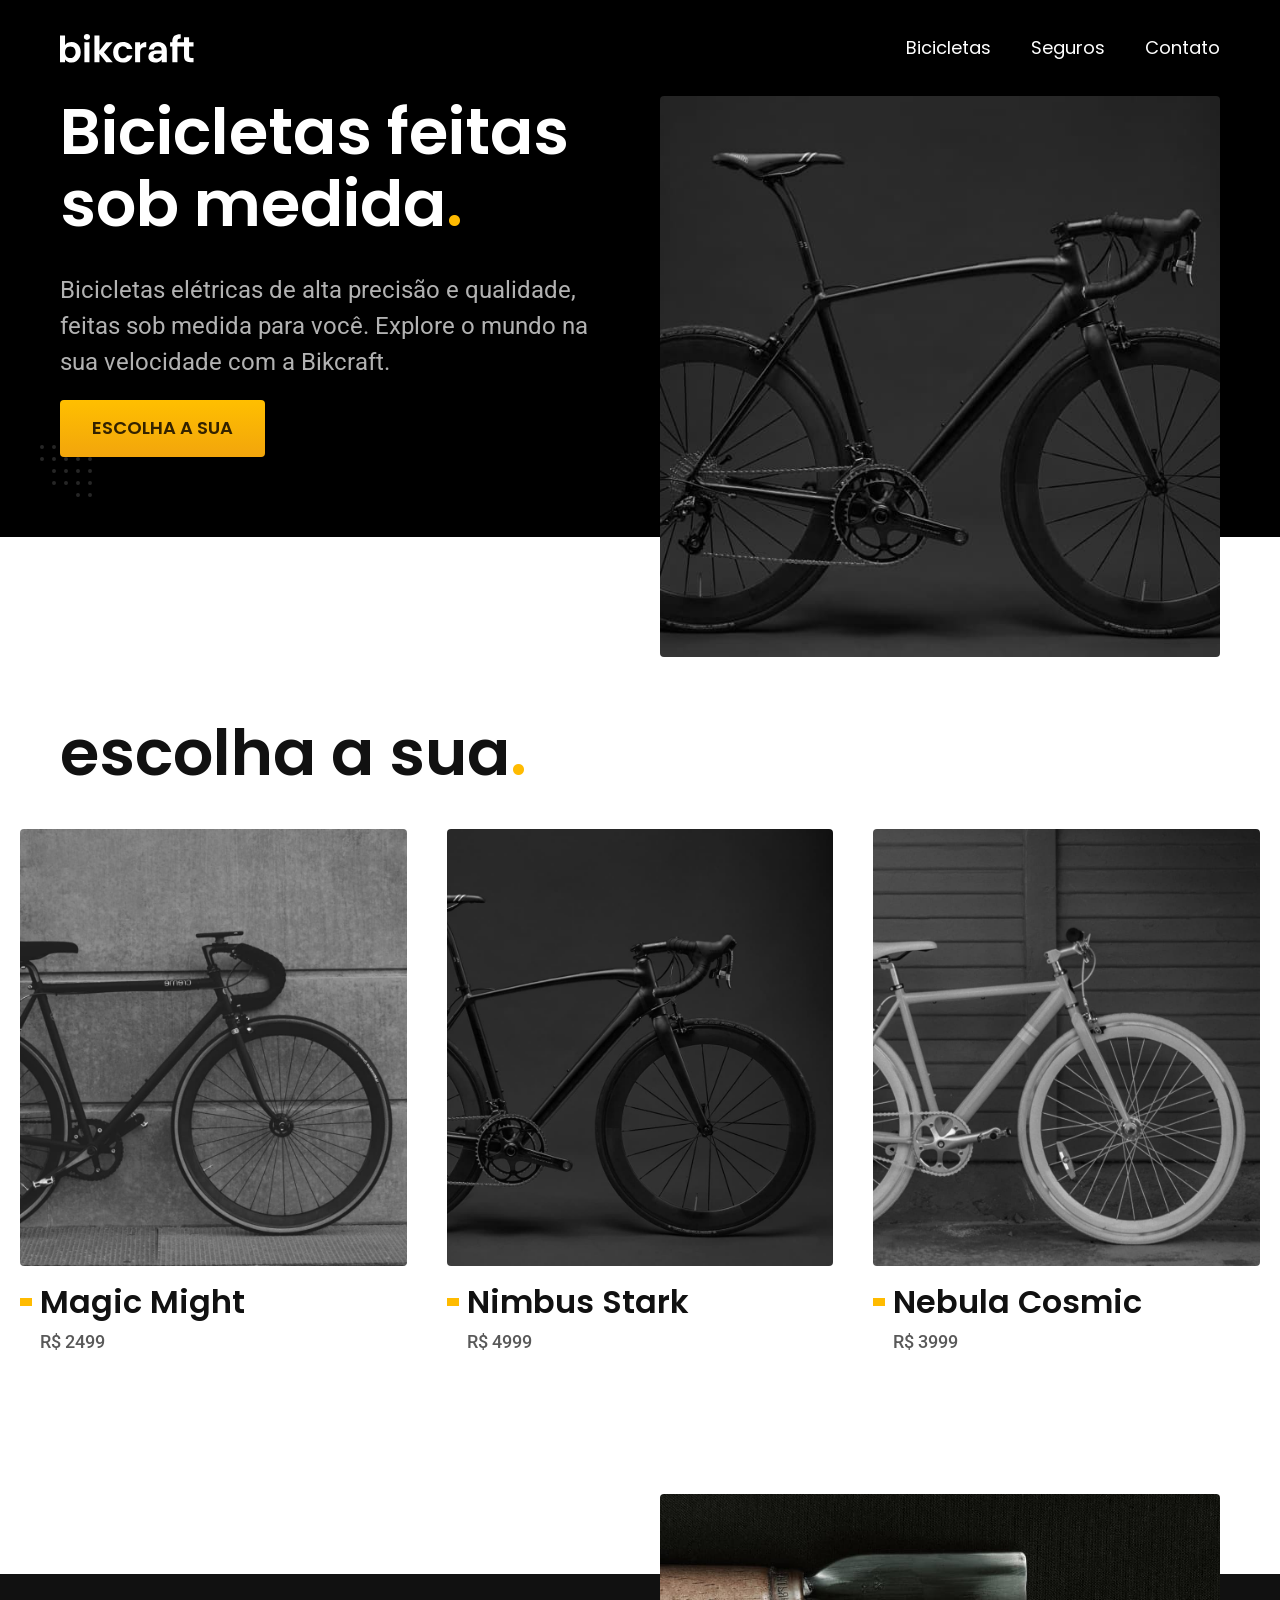
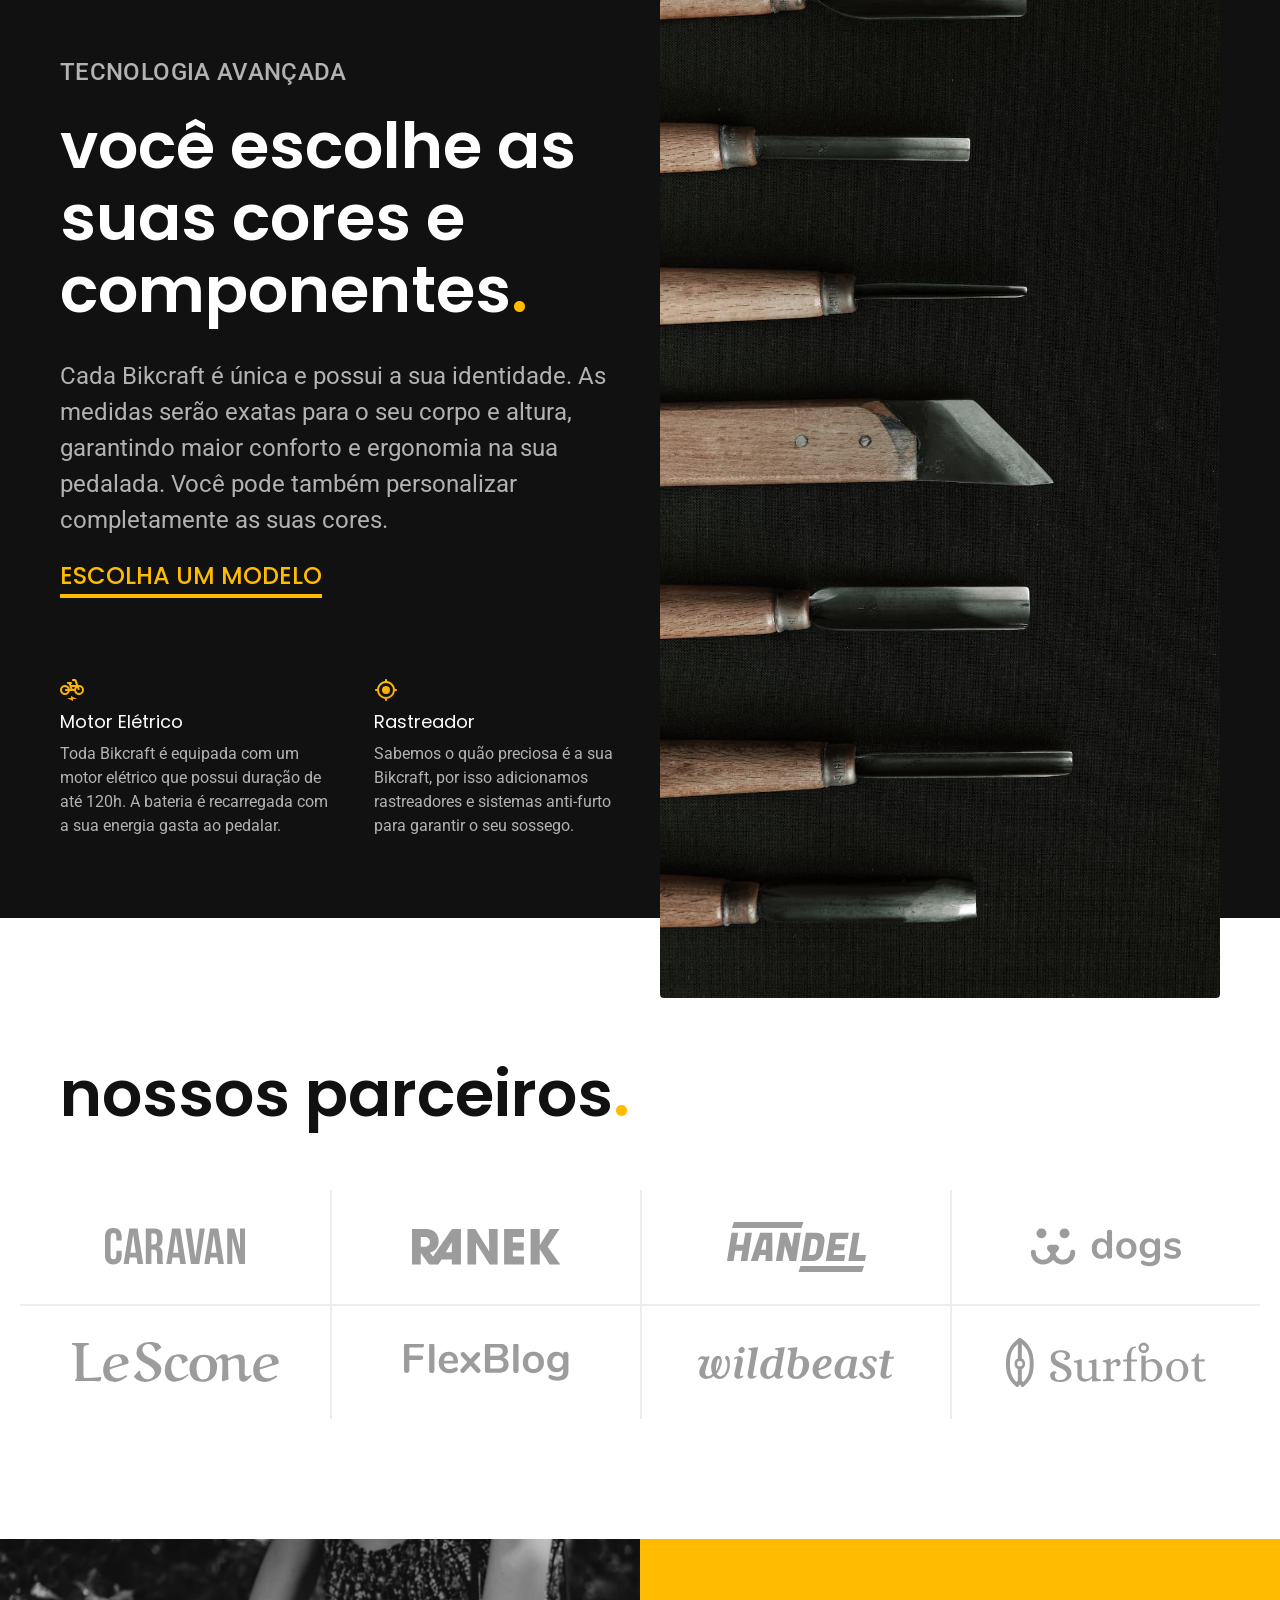
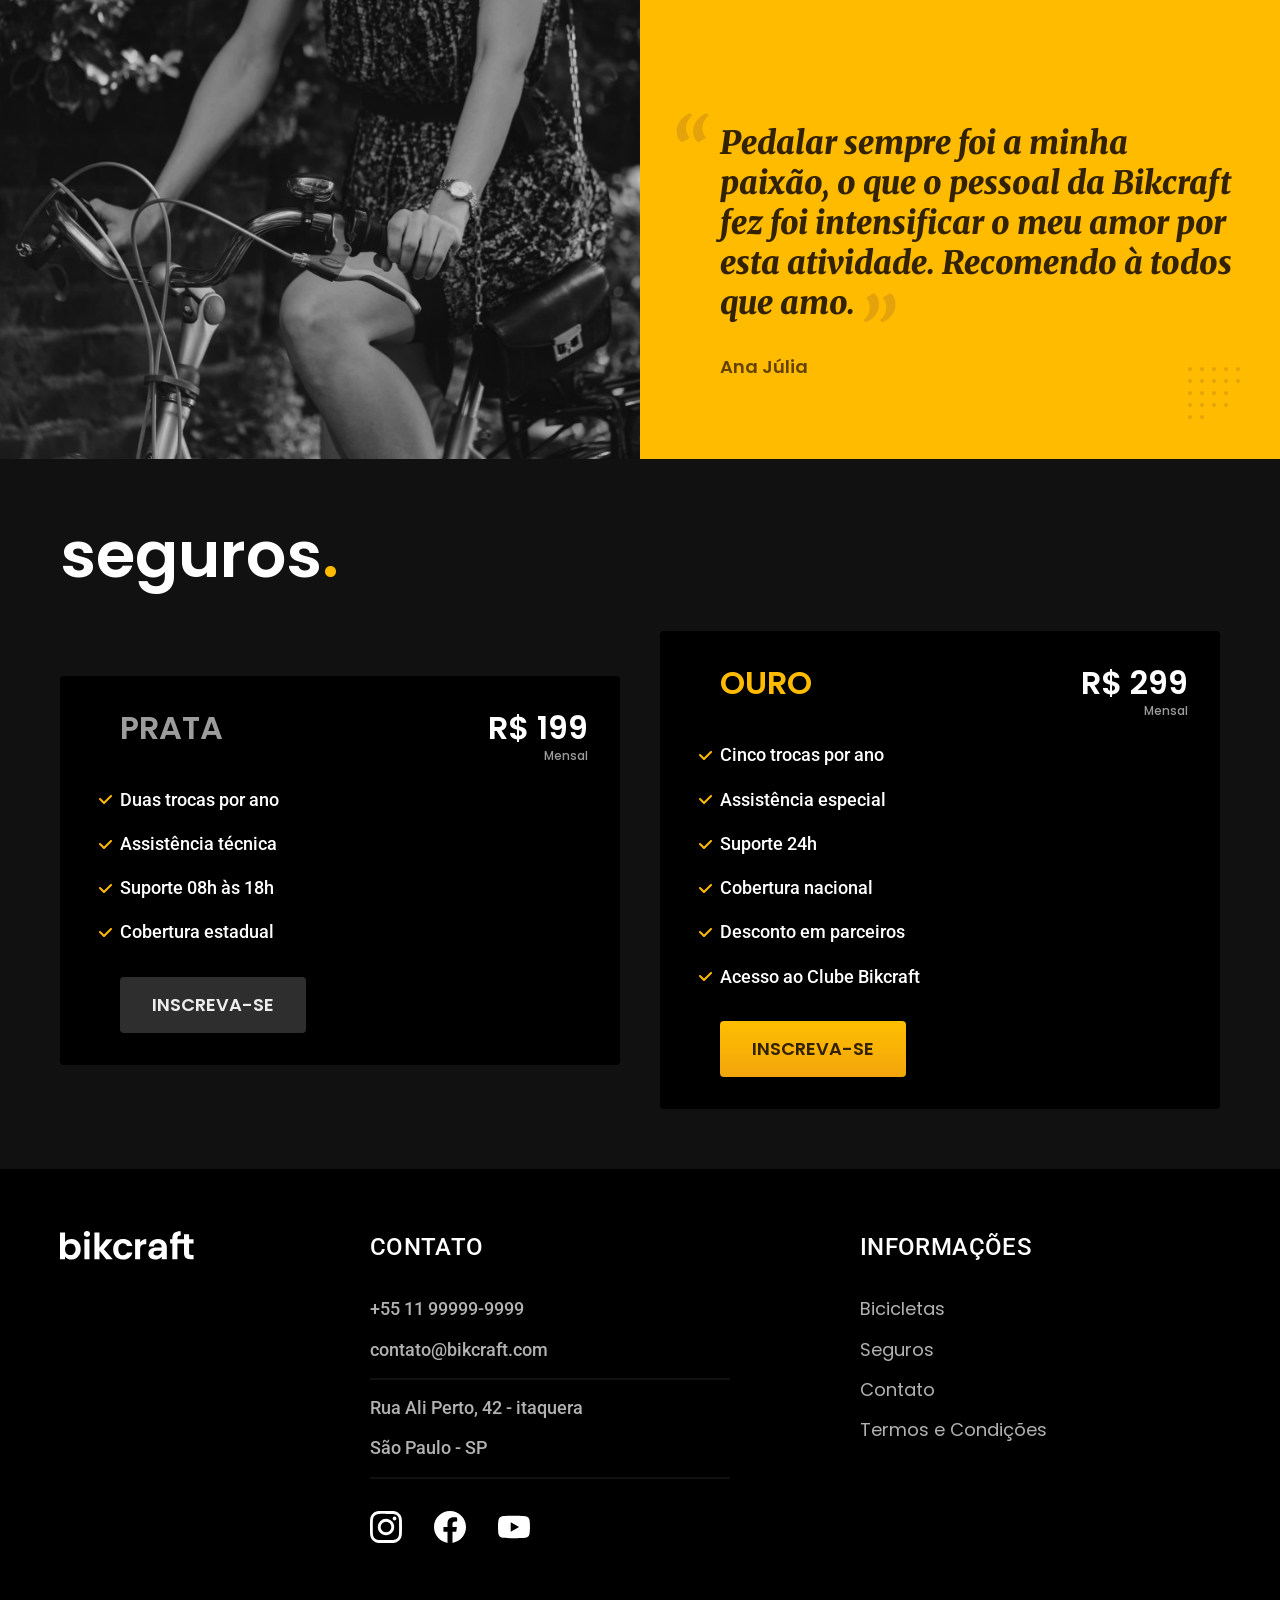
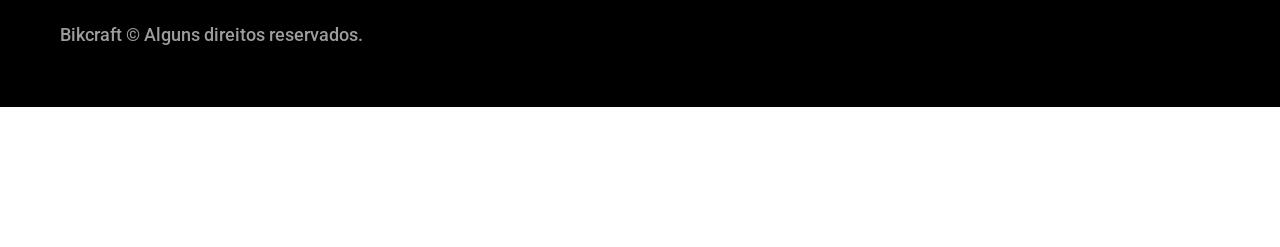
<file: index.html>
<!doctype html>
<html lang="pt-br">
  <head>
    <meta charset="UTF-8" />
    <meta name="viewport" content="width=device-width, initial-scale=1.0" />
    <title>BikCraft - Bicicletas Elétricas</title>
    <meta
      name="description"
      content="Bicicletas elétricas de alta precisão e qualidade,  feitas sob medida para o cliente. Explore o mundo na sua velocidade com a Bikcraft."
    />

    <link rel="shortcut icon" href="./favicon.svg " type="image/x-icon" />
    <link rel="preload" href="./css/style.min.css" as="style" />
    <link rel="stylesheet" href="./css/style.min.css" />

    <script>
      document.documentElement.classList.add("js");
    </script>

    <link rel="preconnect" href="https://fonts.googleapis.com" />
    <link rel="preconnect" href="https://fonts.gstatic.com" crossorigin />
    <link
      href="https://fonts.googleapis.com/css2?family=Merriweather:ital,wght@1,900&family=Poppins:wght@400;600&family=Roboto:wght@400;500&display=swap"
      rel="stylesheet"
    />
  </head>
  <body>
    <header class="header-bg">
      <div class="header container">
        <a href="./">
          <img
            src="./img/bikcraft.svg"
            width="136"
            height="32"
            alt="bikcraft"
          />
        </a>
        <nav aria-label="primaria"></nav>
        <ul class="header-menu font-1-m cor-0">
          <li><a href="./bicicletas.html">Bicicletas</a></li>
          <li><a href="./seguros.html">Seguros</a></li>
          <li><a href="./contato.html">Contato</a></li>
        </ul>
      </div>
    </header>

    <main class="introducao-bg">
      <div class="introducao container">
        <div class="intrdocao-conteudo">
          <h1 class="font-1-xxl cor-0 fadeInRight" data-anime="200">
            Bicicletas feitas sob medida<span class="cor-p1">.</span>
          </h1>
          <p class="font-2-l cor-5 fadeInRight" data-anime="400">
            Bicicletas elétricas de alta precisão e qualidade, feitas sob medida
            para você. Explore o mundo na sua velocidade com a Bikcraft.
          </p>
          <a class="botao fadeInRight" href="./bicicletas.html" data-anime="600"
            >Escolha a sua</a
          >
        </div>
        <picture data-anime="800" class="fadeInDown">
          <source
            media="(max-width: 800px)"
            srcset="./img/bicicletas/nimbus.jpg"
          />
          <img
            src="./img/fotos/introducao.jpg"
            width="1280"
            height="1600"
            alt="Bicicleta eletrica preta."
          />
        </picture>
      </div>
    </main>

    <article class="bicicletas-lista">
      <h2 class="container font-1-xxl">
        escolha a sua<span class="cor-p1">.</span>
      </h2>

      <ul>
        <li>
          <a href="./bicicletas/magic.html">
            <img
              src="./img/bicicletas/magic-home.jpg"
              width="920"
              height="1040"
              alt="Bicicleta preta"
            />
            <h3 class="font-1-xl">Magic Might</h3>
            <span class="font-2-m cor-8">R$ 2499</span>
          </a>
        </li>
        <li>
          <a href="./bicicletas/nimbus.html">
            <img
              src="./img/bicicletas/nimbus-home.jpg"
              width="920"
              height="1040"
              alt="Bicicleta preta"
            />
            <h3 class="font-1-xl">Nimbus Stark</h3>
            <span class="font-2-m cor-8">R$ 4999</span>
          </a>
        </li>
        <li>
          <a href="./bicicletas/nebula.html">
            <img
              src="./img/bicicletas/nebula-home.jpg"
              width="920"
              height="1040"
              alt="Bicicleta preta"
            />
            <h3 class="font-1-xl">Nebula Cosmic</h3>
            <span class="font-2-m cor-8">R$ 3999</span>
          </a>
        </li>
      </ul>
    </article>

    <article class="tecnologia-bg">
      <div class="tecnologia container">
        <div class="tecnologia-conteudo">
          <span class="font-2-l-b cor-5">Tecnologia Avançada</span>
          <h2 class="font-1-xxl cor-0">
            você escolhe as suas cores e componentes<span class="cor-p1"
              >.</span
            >
          </h2>
          <p class="font-2-l cor-5">
            Cada Bikcraft é única e possui a sua identidade. As medidas serão
            exatas para o seu corpo e altura, garantindo maior conforto e
            ergonomia na sua pedalada. Você pode também personalizar
            completamente as suas cores.
          </p>
          <a class="link" href="./bicicletas.html">Escolha um modelo</a>
          <div class="tecnologia-vantagens">
            <div>
              <img
                src="./img/icones/eletrica.svg"
                width="24"
                height="24"
                alt=""
              />
              <h3 class="font-1-m cor-0">Motor Elétrico</h3>
              <p class="font-2-s cor-5">
                Toda Bikcraft é equipada com um motor elétrico que possui
                duração de até 120h. A bateria é recarregada com a sua energia
                gasta ao pedalar.
              </p>
            </div>

            <div>
              <img
                src="./img/icones/rastreador.svg"
                width="24"
                height="24"
                alt=""
              />
              <h3 class="font-1-m cor-0">Rastreador</h3>
              <p class="font-2-s cor-5">
                Sabemos o quão preciosa é a sua Bikcraft, por isso adicionamos
                rastreadores e sistemas anti-furto para garantir o seu sossego.
              </p>
            </div>
          </div>
        </div>
        <div class="tecnologia-imagem">
          <img
            src="./img/fotos/tecnologia.jpg"
            width="1200"
            height="1920"
            alt=""
          />
        </div>
      </div>
    </article>

    <section class="parceiros" aria-label="Nossos Parceiros">
      <h2 class="container font-1-xxl">
        nossos parceiros<span class="cor-p1">.</span>
      </h2>

      <ul>
        <li>
          <img
            src="./img/parceiros/caravan.svg"
            width="140"
            height="38"
            alt="caravan"
          />
        </li>
        <li>
          <img
            src="./img/parceiros/ranek.svg"
            width="149"
            height="36"
            alt="ranekd"
          />
        </li>
        <li>
          <img
            src="./img/parceiros/handel.svg"
            width="139"
            height="50"
            alt="handel"
          />
        </li>
        <li>
          <img
            src="./img/parceiros/dogs.svg"
            width="152"
            height="39"
            alt="dogs"
          />
        </li>
        <li>
          <img
            src="./img/parceiros/lescone.svg"
            width="208"
            height="41"
            alt="lescone"
          />
        </li>
        <li>
          <img
            src="./img/parceiros/flexblog.svg"
            width="165"
            height="38"
            alt="flexblog"
          />
        </li>
        <li>
          <img
            src="./img/parceiros/wildbeast.svg"
            width="196"
            height="34"
            alt="wildbeast"
          />
        </li>
        <li>
          <img
            src="./img/parceiros/surfbot.svg"
            width="200"
            height="49"
            alt="surfbot"
          />
        </li>
      </ul>
    </section>

    <section class="depoimento" aria-label="Depoimento">
      <div>
        <img
          src="./img/fotos/depoimento.jpg"
          width="1560"
          height="1360"
          alt="Pessoa pedalando com uma bicicleta bikcraft"
        />
      </div>
      <div class="depoimento-conteudo">
        <blockquote class="font-1-xl cor-p5">
          <p>
            Pedalar sempre foi a minha paixão, o que o pessoal da Bikcraft fez
            foi intensificar o meu amor por esta atividade. Recomendo à todos
            que amo.
          </p>
        </blockquote>
        <span class="font-1-m-b cor-p4">Ana Júlia</span>
      </div>
    </section>

    <article class="seguros-bg">
      <div class="seguros container">
        <h2 class="font-1-xxl cor-0">seguros<span class="cor-p1">.</span></h2>
        <div class="seguros-item">
          <h3 class="font-1-xl cor-6">PRATA</h3>
          <spa class="font-1-xl cor-0"
            >R$ 199 <span class="font-1-xs cor-6">Mensal</span></spa
          >
          <ul class="font-2-m cor-0">
            <li>Duas trocas por ano</li>
            <li>Assistência técnica</li>
            <li>Suporte 08h às 18h</li>
            <li>Cobertura estadual</li>
          </ul>
          <a
            class="botao secundario"
            href="./orcamento.html?tipo=seguro&produto=prata"
            >Inscreva-se</a
          >
        </div>
        <div class="seguros-item">
          <h3 class="font-1-xl cor-p1">OURO</h3>
          <span class="font-1-xl cor-0"
            >R$ 299 <span class="font-1-xs cor-6">Mensal</span></span
          >
          <ul class="font-2-m cor-0">
            <li>Cinco trocas por ano</li>
            <li>Assistência especial</li>
            <li>Suporte 24h</li>
            <li>Cobertura nacional</li>
            <li>Desconto em parceiros</li>
            <li>Acesso ao Clube Bikcraft</li>
          </ul>
          <a class="botao" href="./orcamento.html?tipo=seguro&produto=ouro"
            >Inscreva-se</a
          >
        </div>
      </div>
    </article>

    <footer class="footer-bg">
      <div class="footer container">
        <img src="./img/bikcraft.svg" width="136" height="32" alt="Bikcraft" />
        <div class="footer-contato">
          <h3 class="font-2-l-b cor-0">Contato</h3>
          <ul class="font-2-m cor-5">
            <li><a href="tel:+551199999999">+55 11 99999-9999</a></li>
            <li>
              <a href="mailto:contato@bikcraft.com">contato@bikcraft.com</a>
            </li>
            <li>Rua Ali Perto, 42 - itaquera</li>
            <li>São Paulo - SP</li>
          </ul>
          <div class="footer-redes">
            <a href="./">
              <img
                src="./img/redes/instagram.svg"
                width="32"
                height="32"
                alt="Instagram"
              />
            </a>
            <a href="./">
              <img
                src="./img/redes/facebook.svg"
                width="32"
                height="32"
                alt="Facebook"
              />
            </a>
            <a href="./">
              <img
                src="./img/redes/youtube.svg"
                width="32"
                height="32"
                alt="Youtube"
              />
            </a>
          </div>
        </div>
        <div class="footer-informacoes">
          <h3 class="font-2-l-b cor-0">Informações</h3>
          <nav>
            <ul class="font-1-m cor-5">
              <li><a href="./bicicletas.html">Bicicletas</a></li>
              <li><a href="./seguros.html">Seguros</a></li>
              <li><a href="./contato.html">Contato</a></li>
              <li><a href="./termos.html">Termos e Condições</a></li>
            </ul>
          </nav>
        </div>
        <p class="footer-copy font-2-m cor-6">
          Bikcraft © Alguns direitos reservados.
        </p>
      </div>
    </footer>

    <script src="./js/plugins/simple-anime.js"></script>
    <script src="./js/script.js"></script>
  </body>
</html>
</file>
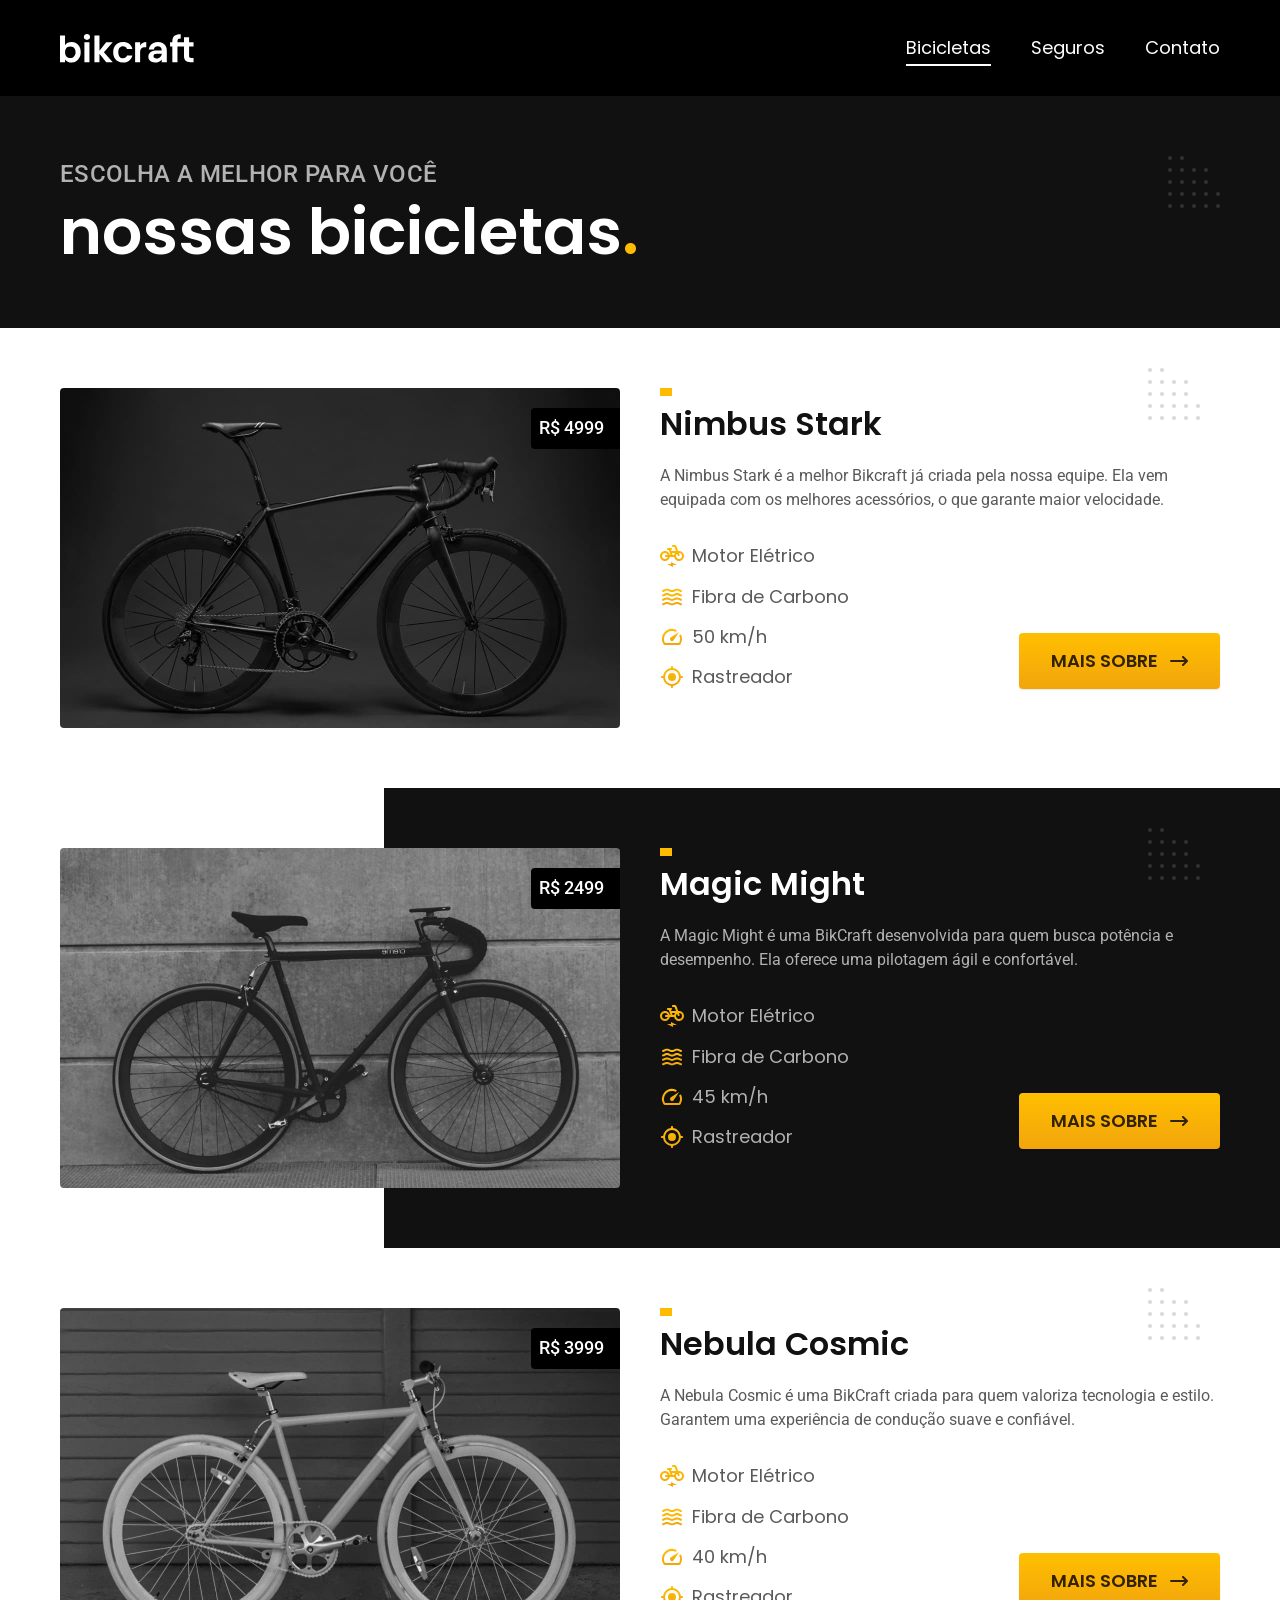
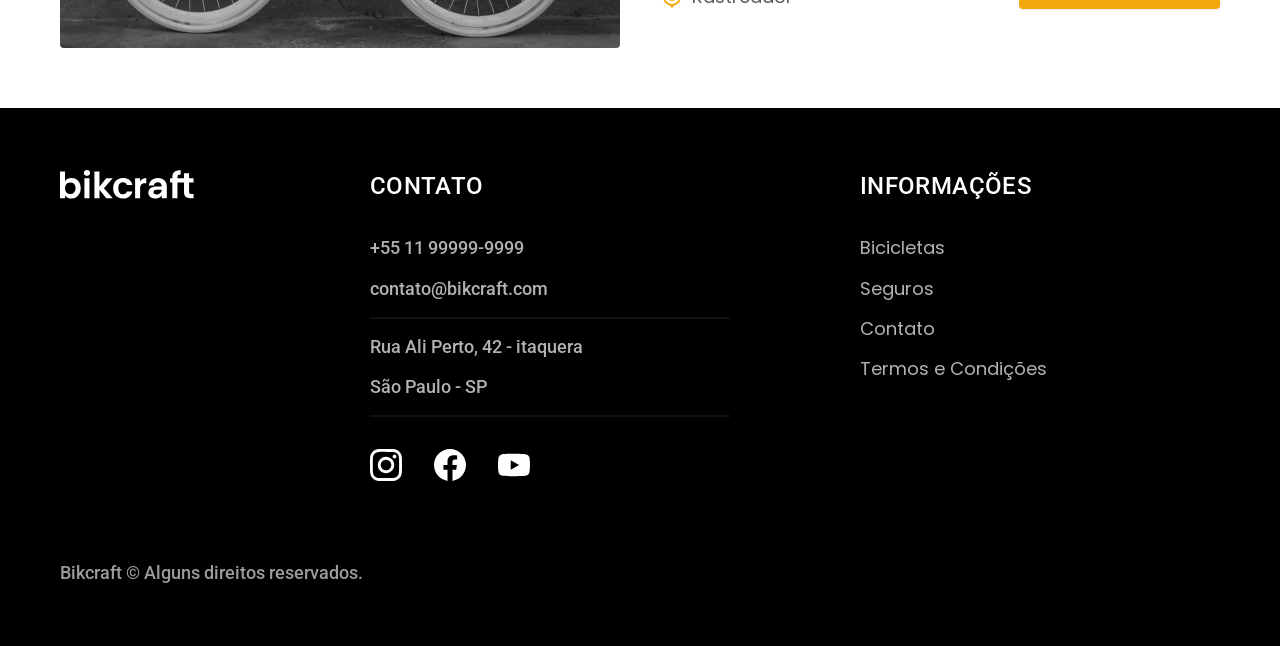
<file: bicicletas.html>
<!doctype html>
<html lang="pt-br">
  <head>
    <meta charset="UTF-8" />
    <meta name="viewport" content="width=device-width, initial-scale=1.0" />
    <title>Bicicletas | BikCraft</title>
    <meta name="description" content="Termos e condições" />

    <link rel="shortcut icon" href="./favicon.svg " type="image/x-icon" />
    <link rel="preload" href="./css/style.min.css" as="style" />
    <link rel="stylesheet" href="./css/style.min.css" />

    <script>
      document.documentElement.classList.add("js");
    </script>

    <link rel="preconnect" href="https://fonts.googleapis.com" />
    <link rel="preconnect" href="https://fonts.gstatic.com" crossorigin />
    <link
      href="https://fonts.googleapis.com/css2?family=Merriweather:ital,wght@1,900&family=Poppins:wght@400;600&family=Roboto:wght@400;500&display=swap"
      rel="stylesheet"
    />
  </head>
  <body id="bicicletas">
    <header class="header-bg">
      <div class="header container">
        <a href="./">
          <img
            src="./img/bikcraft.svg"
            width="136"
            height="32"
            alt="bikcraft"
          />
        </a>
        <nav aria-label="primaria"></nav>
        <ul class="header-menu font-1-m cor-0">
          <li><a href="./bicicletas.html">Bicicletas</a></li>
          <li><a href="./seguros.html">Seguros</a></li>
          <li><a href="./contato.html">Contato</a></li>
        </ul>
      </div>
    </header>

    <main>
      <div class="titulo-bg">
        <div class="titulo container fadeInLeft" data-anime="200">
          <p class="font-2-l-b cor-5">Escolha a melhor para você</p>
          <h1 class="font-1-xxl cor-0">
            nossas bicicletas<span class="cor-p1">.</span>
          </h1>
        </div>
      </div>

      <div class="bicicletas container fadeInLeft" data-anime="300">
        <div class="bicicletas-imagem">
          <img src="./img/bicicletas/nimbus.jpg" alt="bicicleta preta" />
          <span class="font-2-m cor-0">R$ 4999</span>
        </div>
        <div class="bicicletas-conteudo">
          <h2 class="font-1-xl">Nimbus Stark</h2>
          <p class="font-2-s cor-8">
            A Nimbus Stark é a melhor Bikcraft já criada pela nossa equipe. Ela
            vem equipada com os melhores acessórios, o que garante maior
            velocidade.
          </p>
          <ul class="font-1-m cor-8">
            <li>
              <img
                src="./img/icones/eletrica.svg"
                width="24"
                height="24"
                alt=""
              />Motor Elétrico
            </li>
            <li>
              <img
                src="./img/icones/carbono.svg"
                width="24"
                height="24"
                alt=""
              />Fibra de Carbono
            </li>
            <li>
              <img
                src="./img/icones/velocidade.svg"
                width="24"
                height="24"
                alt=""
              />50 km/h
            </li>
            <li>
              <img
                src="./img/icones/rastreador.svg"
                width="24"
                height="24"
                alt=""
              />Rastreador
            </li>
          </ul>
          <a class="botao seta" href="./bicicletas/nimbus.html">Mais sobre</a>
        </div>
      </div>

      <div class="bicicletas-bg">
        <div class="bicicletas container fadeInRight" data-anime="400">
          <div class="bicicletas-imagem">
            <img
              src="./img/bicicletas/magic.jpg"
              width="1120"
              height="680"
              alt="bicicleta preta"
            />
            <span class="font-2-m cor-0">R$ 2499</span>
          </div>
          <div class="bicicletas-conteudo">
            <h2 class="font-1-xl cor-0">Magic Might</h2>
            <p class="font-2-s cor-5">
              A Magic Might é uma BikCraft desenvolvida para quem busca potência
              e desempenho. Ela oferece uma pilotagem ágil e confortável.
            </p>
            <ul class="font-1-m cor-5">
              <li>
                <img
                  src="./img/icones/eletrica.svg"
                  width="24"
                  height="24"
                  alt=""
                />Motor Elétrico
              </li>
              <li>
                <img
                  src="./img/icones/carbono.svg"
                  width="24"
                  height="24"
                  alt=""
                />Fibra de Carbono
              </li>
              <li>
                <img
                  src="./img/icones/velocidade.svg"
                  width="24"
                  height="24"
                  alt=""
                />45 km/h
              </li>
              <li>
                <img
                  src="./img/icones/rastreador.svg"
                  width="24"
                  height="24"
                  alt=""
                />Rastreador
              </li>
            </ul>
            <a class="botao seta" href="./bicicletas/magic.html">Mais sobre</a>
          </div>
        </div>
      </div>

      <div class="bicicletas container fadeInLeft" data-anime="500">
        <div class="bicicletas-imagem">
          <img
            src="./img/bicicletas/nebula.jpg"
            width="1120"
            height="680"
            alt="bicicleta preta"
          />
          <span class="font-2-m cor-0">R$ 3999</span>
        </div>
        <div class="bicicletas-conteudo">
          <h2 class="font-1-xl">Nebula Cosmic</h2>
          <p class="font-2-s cor-8">
            A Nebula Cosmic é uma BikCraft criada para quem valoriza tecnologia
            e estilo. Garantem uma experiência de condução suave e confiável.
          </p>
          <ul class="font-1-m cor-8">
            <li>
              <img
                src="./img/icones/eletrica.svg"
                width="24"
                height="24"
                alt=""
              />Motor Elétrico
            </li>
            <li>
              <img
                src="./img/icones/carbono.svg"
                width="24"
                height="24"
                alt=""
              />Fibra de Carbono
            </li>
            <li>
              <img
                src="./img/icones/velocidade.svg"
                width="24"
                height="24"
                alt=""
              />40 km/h
            </li>
            <li>
              <img
                src="./img/icones/rastreador.svg"
                width="24"
                height="24"
                alt=""
              />Rastreador
            </li>
          </ul>
          <a class="botao seta" href="./bicicletas/nebula.html">Mais sobre</a>
        </div>
      </div>
    </main>

    <footer class="footer-bg">
      <div class="footer container">
        <img src="./img/bikcraft.svg" width="136" height="32" alt="Bikcraft" />
        <div class="footer-contato">
          <h3 class="font-2-l-b cor-0">Contato</h3>
          <ul class="font-2-m cor-5">
            <li><a href="tel:+551199999999">+55 11 99999-9999</a></li>
            <li>
              <a href="mailto:contato@bikcraft.com">contato@bikcraft.com</a>
            </li>
            <li>Rua Ali Perto, 42 - itaquera</li>
            <li>São Paulo - SP</li>
          </ul>
          <div class="footer-redes">
            <a href="./">
              <img
                src="./img/redes/instagram.svg"
                width="32"
                height="32"
                alt="Instagram"
              />
            </a>
            <a href="./">
              <img
                src="./img/redes/facebook.svg"
                width="32"
                height="32"
                alt="Facebook"
              />
            </a>
            <a href="./">
              <img
                src="./img/redes/youtube.svg"
                width="32"
                height="32"
                alt="Youtube"
              />
            </a>
          </div>
        </div>
        <div class="footer-informacoes">
          <h3 class="font-2-l-b cor-0">Informações</h3>
          <nav>
            <ul class="font-1-m cor-5">
              <li><a href="./bicicletas.html">Bicicletas</a></li>
              <li><a href="./seguros.html">Seguros</a></li>
              <li><a href="./contato.html">Contato</a></li>
              <li><a href="./termos.html">Termos e Condições</a></li>
            </ul>
          </nav>
        </div>
        <p class="footer-copy font-2-m cor-6">
          Bikcraft © Alguns direitos reservados.
        </p>
      </div>
    </footer>

    <script src="./js/plugins/simple-anime.js"></script>
    <script src="./js/script.js"></script>
  </body>
</html>
</file>
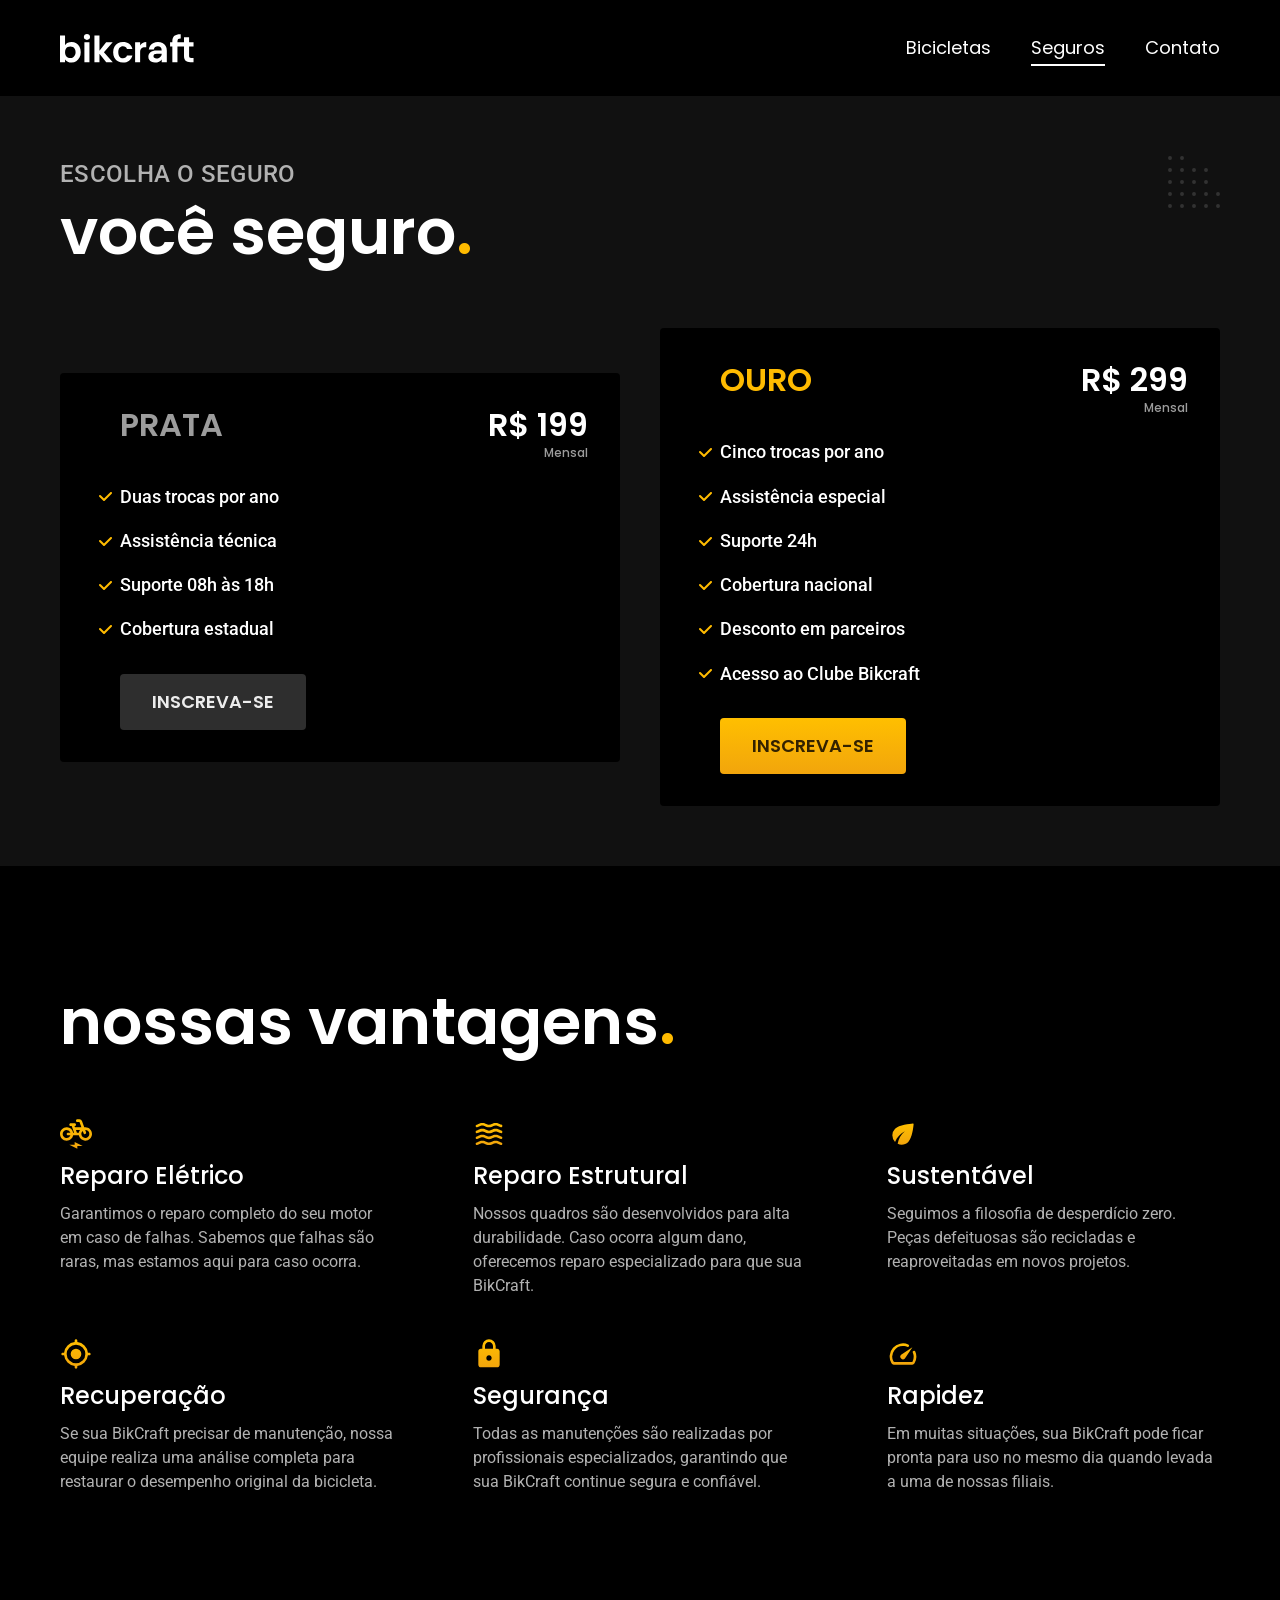
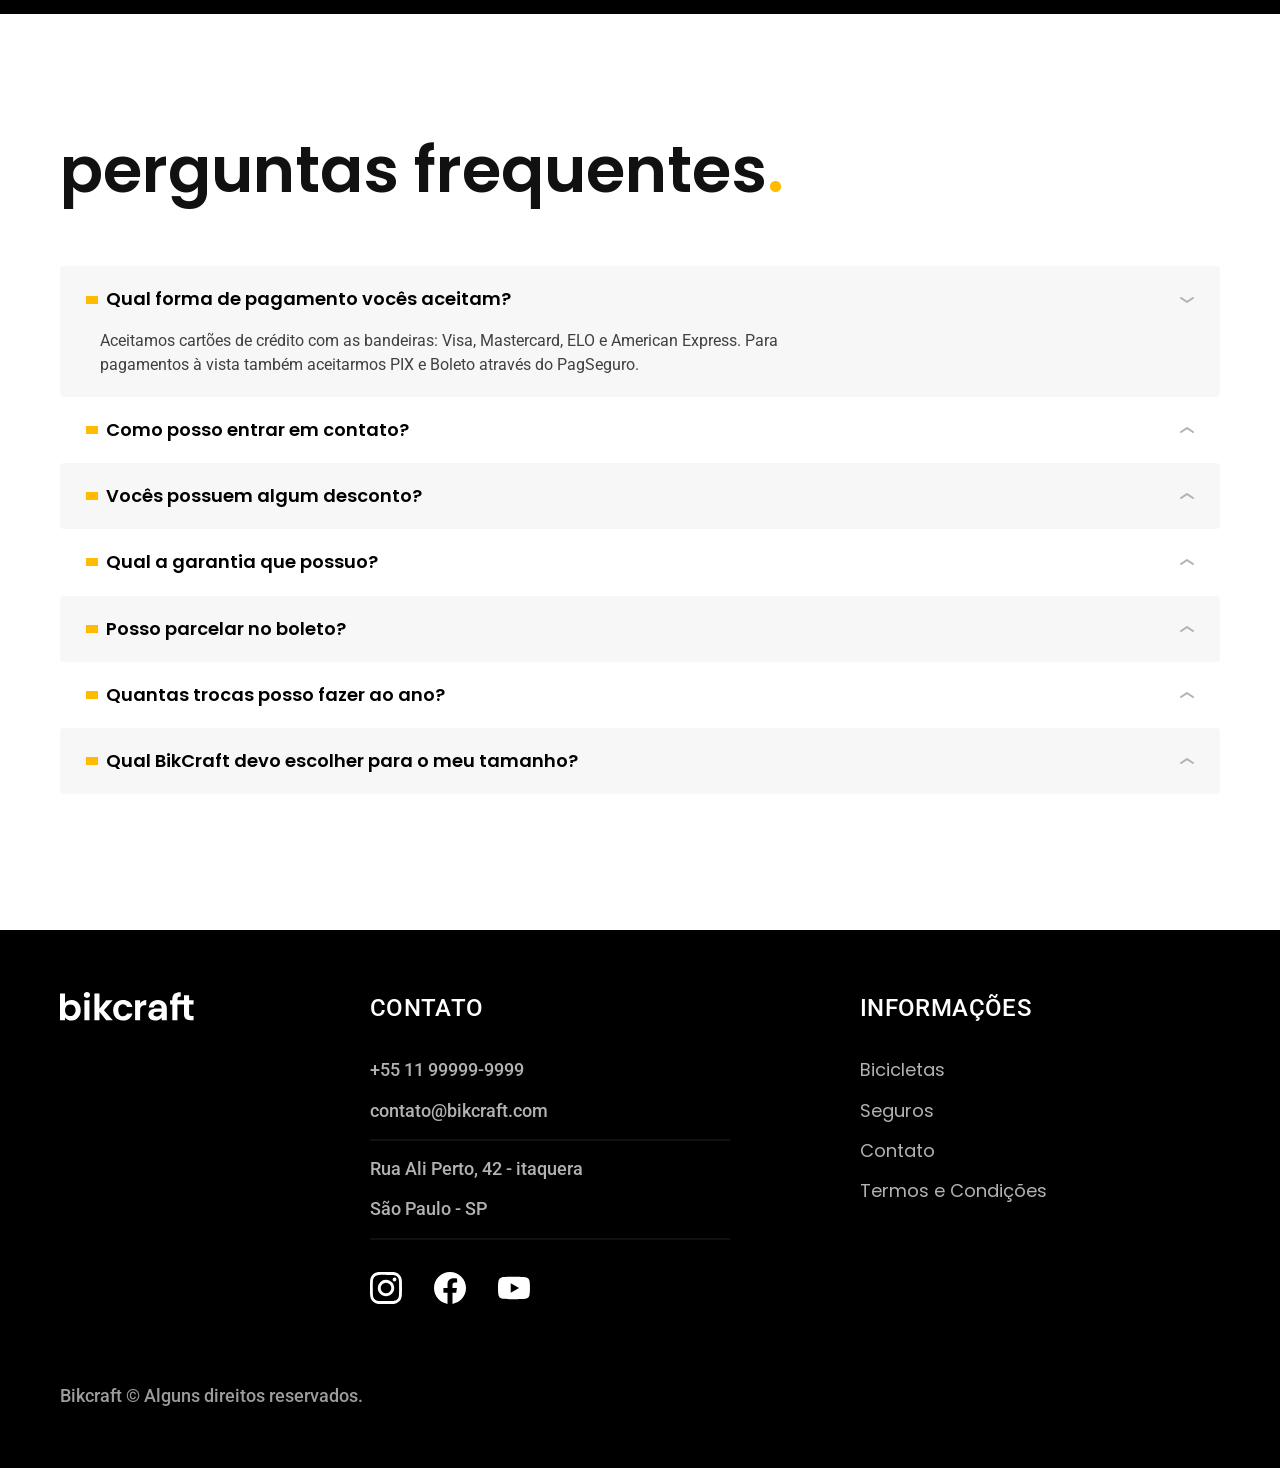
<file: seguros.html>
<!doctype html>
<html lang="pt-br">
  <head>
    <meta charset="UTF-8" />
    <meta name="viewport" content="width=device-width, initial-scale=1.0" />
    <title>Seguros | BikCraft</title>
    <meta name="description" content="Termos e condições" />

    <link rel="shortcut icon" href="./favicon.svg " type="image/x-icon" />
    <link rel="preload" href="./css/style.min.css" as="style" />
    <link rel="stylesheet" href="./css/style.min.css" />

    <script>
      document.documentElement.classList.add("js");
    </script>

    <link rel="preconnect" href="https://fonts.googleapis.com" />
    <link rel="preconnect" href="https://fonts.gstatic.com" crossorigin />
    <link
      href="https://fonts.googleapis.com/css2?family=Merriweather:ital,wght@1,900&family=Poppins:wght@400;600&family=Roboto:wght@400;500&display=swap"
      rel="stylesheet"
    />
  </head>
  <body id="seguros">
    <header class="header-bg">
      <div class="header container">
        <a href="./">
          <img
            src="./img/bikcraft.svg"
            width="136"
            height="32"
            alt="bikcraft"
          />
        </a>
        <nav aria-label="primaria"></nav>
        <ul class="header-menu font-1-m cor-0">
          <li><a href="./bicicletas.html">Bicicletas</a></li>
          <li><a href="./seguros.html">Seguros</a></li>
          <li><a href="./contato.html">Contato</a></li>
        </ul>
      </div>
    </header>

    <main class="seguros-bg">
      <div class="titulo-bg">
        <div class="titulo container fadeInLeft" data-anime="200">
          <p class="font-2-l-b cor-5">escolha o seguro</p>
          <h1 class="font-1-xxl cor-0">
            você seguro<span class="cor-p1">.</span>
          </h1>
        </div>
      </div>

      <div class="seguros container">
        <div class="seguros-item fadeInLeft" data-anime="400">
          <h3 class="font-1-xl cor-6">PRATA</h3>
          <spa class="font-1-xl cor-0"
            >R$ 199 <span class="font-1-xs cor-6">Mensal</span></spa
          >
          <ul class="font-2-m cor-0">
            <li>Duas trocas por ano</li>
            <li>Assistência técnica</li>
            <li>Suporte 08h às 18h</li>
            <li>Cobertura estadual</li>
          </ul>
          <a
            class="botao secundario"
            href="./orcamento.html?tipo=seguro&produto=prata"
            >Inscreva-se</a
          >
        </div>
        <div class="seguros-item fadeInRight" data-anime="600">
          <h3 class="font-1-xl cor-p1">OURO</h3>
          <span class="font-1-xl cor-0"
            >R$ 299 <span class="font-1-xs cor-6">Mensal</span></span
          >
          <ul class="font-2-m cor-0">
            <li>Cinco trocas por ano</li>
            <li>Assistência especial</li>
            <li>Suporte 24h</li>
            <li>Cobertura nacional</li>
            <li>Desconto em parceiros</li>
            <li>Acesso ao Clube Bikcraft</li>
          </ul>
          <a class="botao" href="./orcamento.html?tipo=seguro&produto=ouro"
            >Inscreva-se</a
          >
        </div>
      </div>
    </main>

    <article class="vantagens-bg">
      <div class="vantagens container">
        <h2 class="font-1-xxl cor-0">
          nossas vantagens<span class="cor-p1">.</span>
        </h2>
        <ul class="vantagens-lista">
          <li>
            <img
              src="./img/icones/eletrica.svg"
              width="32"
              height="32"
              alt=""
            />
            <h3 class="font-1-l cor-0">Reparo Elétrico</h3>
            <p class="font-2-s cor-5">
              Garantimos o reparo completo do seu motor em caso de falhas.
              Sabemos que falhas são raras, mas estamos aqui para caso ocorra.
            </p>
          </li>
          <li>
            <img src="./img/icones/carbono.svg" width="32" height="32" alt="" />
            <h3 class="font-1-l cor-0">Reparo Estrutural</h3>
            <p class="font-2-s cor-5">
              Nossos quadros são desenvolvidos para alta durabilidade. Caso
              ocorra algum dano, oferecemos reparo especializado para que sua
              BikCraft.
            </p>
          </li>
          <li>
            <img
              src="./img/icones/sustentavel.svg"
              width="32"
              height="32"
              alt=""
            />
            <h3 class="font-1-l cor-0">Sustentável</h3>
            <p class="font-2-s cor-5">
              Seguimos a filosofia de desperdício zero. Peças defeituosas são
              recicladas e reaproveitadas em novos projetos.
            </p>
          </li>
          <li>
            <img
              src="./img/icones/rastreador.svg"
              width="32"
              height="32"
              alt=""
            />
            <h3 class="font-1-l cor-0">Recuperação</h3>
            <p class="font-2-s cor-5">
              Se sua BikCraft precisar de manutenção, nossa equipe realiza uma
              análise completa para restaurar o desempenho original da
              bicicleta.
            </p>
          </li>
          <li>
            <img src="./img/icones/seguro.svg" width="32" height="32" alt="" />
            <h3 class="font-1-l cor-0">Segurança</h3>
            <p class="font-2-s cor-5">
              Todas as manutenções são realizadas por profissionais
              especializados, garantindo que sua BikCraft continue segura e
              confiável.
            </p>
          </li>
          <li>
            <img
              src="./img/icones/velocidade.svg"
              width="32"
              height="32"
              alt=""
            />
            <h3 class="font-1-l cor-0">Rapidez</h3>
            <p class="font-2-s cor-5">
              Em muitas situações, sua BikCraft pode ficar pronta para uso no
              mesmo dia quando levada a uma de nossas filiais.
            </p>
          </li>
        </ul>
      </div>
    </article>

    <article class="perguntas container">
      <h2 class="font-1-xxl">
        perguntas frequentes<span class="cor-p1">.</span>
      </h2>
      <dl>
        <div>
          <dt>
            <button
              class="font-1-m-b"
              aria-controls="pergunta1"
              aria-expanded="true"
            >
              Qual forma de pagamento vocês aceitam?
            </button>
          </dt>
          <dd id="pergunta1" class="font-2-s cor-9 ativa">
            Aceitamos cartões de crédito com as bandeiras: Visa, Mastercard, ELO
            e American Express. Para pagamentos à vista também aceitarmos PIX e
            Boleto através do PagSeguro.
          </dd>
        </div>
        <div>
          <dt>
            <button
              class="font-1-m-b"
              aria-controls="pergunta2"
              aria-expanded="false"
            >
              Como posso entrar em contato?
            </button>
          </dt>
          <dd id="pergunta2" class="font-2-s cor-9">
            Você pode entrar em contato conosco pelo formulário disponível no
            site, pelo e-mail de suporte ou através de nossas redes sociais.
            Nossa equipe está sempre pronta para ajudar.
          </dd>
        </div>
        <div>
          <dt>
            <button
              class="font-1-m-b"
              aria-controls="pergunta3"
              aria-expanded="false"
            >
              Vocês possuem algum desconto?
            </button>
          </dt>
          <dd id="pergunta3" class="font-2-s cor-9">
            Sim, oferecemos descontos em períodos promocionais e durante
            campanhas especiais. Nosso objetivo é tornar as bicicletas BikCraft
            ainda mais acessíveis para nossos clientes. Recomendamos acompanhar
            o site e nossas comunicações para aproveitar as melhores ofertas e
            condições exclusivas.
          </dd>
        </div>
        <div>
          <dt>
            <button
              class="font-1-m-b"
              aria-controls="pergunta4"
              aria-expanded="false"
            >
              Qual a garantia que possuo?
            </button>
          </dt>
          <dd id="pergunta4" class="font-2-s cor-9">
            Todas as bicicletas BikCraft contam com garantia contra defeitos de
            fabricação. Essa garantia assegura que qualquer problema relacionado
            à produção ou aos componentes do produto seja analisado e
            solucionado pela nossa equipe, proporcionando mais segurança e
            tranquilidade para nossos clientes.
          </dd>
        </div>
        <div>
          <dt>
            <button
              class="font-1-m-b"
              aria-controls="pergunta5"
              aria-expanded="false"
            >
              Posso parcelar no boleto?
            </button>
          </dt>
          <dd id="pergunta5" class="font-2-s cor-9">
            Atualmente, o pagamento por boleto bancário está disponível apenas
            para compras realizadas à vista. Para quem deseja parcelar a compra,
            disponibilizamos outras formas de pagamento que oferecem essa
            possibilidade, garantindo mais flexibilidade na finalização do
            pedido.
          </dd>
        </div>
        <div>
          <dt>
            <button
              class="font-1-m-b"
              aria-controls="pergunta6"
              aria-expanded="false"
            >
              Quantas trocas posso fazer ao ano?
            </button>
          </dt>
          <dd id="pergunta6" class="font-2-s cor-9">
            As trocas podem ser solicitadas sempre que necessário, desde que
            estejam dentro das condições estabelecidas em nossa política de
            trocas. O produto deve atender aos requisitos definidos, como prazo
            de solicitação e estado de conservação, para que o processo seja
            realizado de forma rápida e eficiente.
          </dd>
        </div>
        <div>
          <dt>
            <button
              class="font-1-m-b"
              aria-controls="pergunta7"
              aria-expanded="false"
            >
              Qual BikCraft devo escolher para o meu tamanho?
            </button>
          </dt>
          <dd id="pergunta7" class="font-2-s cor-9">
            Recomendamos consultar a tabela de medidas disponível na página de
            cada bicicleta para identificar o modelo mais adequado para a sua
            altura e estilo de pilotagem. Escolher o tamanho correto garante
            mais conforto, segurança e melhor desempenho durante o uso da sua
            BikCraft.
          </dd>
        </div>
      </dl>
    </article>

    <footer class="footer-bg">
      <div class="footer container">
        <img src="./img/bikcraft.svg" width="136" height="32" alt="Bikcraft" />
        <div class="footer-contato">
          <h3 class="font-2-l-b cor-0">Contato</h3>
          <ul class="font-2-m cor-5">
            <li><a href="tel:+551199999999">+55 11 99999-9999</a></li>
            <li>
              <a href="mailto:contato@bikcraft.com">contato@bikcraft.com</a>
            </li>
            <li>Rua Ali Perto, 42 - itaquera</li>
            <li>São Paulo - SP</li>
          </ul>
          <div class="footer-redes">
            <a href="./">
              <img
                src="./img/redes/instagram.svg"
                width="32"
                height="32"
                alt="Instagram"
              />
            </a>
            <a href="./">
              <img
                src="./img/redes/facebook.svg"
                width="32"
                height="32"
                alt="Facebook"
              />
            </a>
            <a href="./">
              <img
                src="./img/redes/youtube.svg"
                width="32"
                height="32"
                alt="Youtube"
              />
            </a>
          </div>
        </div>
        <div class="footer-informacoes">
          <h3 class="font-2-l-b cor-0">Informações</h3>
          <nav>
            <ul class="font-1-m cor-5">
              <li><a href="./bicicletas.html">Bicicletas</a></li>
              <li><a href="./seguros.html">Seguros</a></li>
              <li><a href="./contato.html">Contato</a></li>
              <li><a href="./termos.html">Termos e Condições</a></li>
            </ul>
          </nav>
        </div>
        <p class="footer-copy font-2-m cor-6">
          Bikcraft © Alguns direitos reservados.
        </p>
      </div>
    </footer>

    <script src="./js/plugins/simple-anime.js"></script>
    <script src="./js/script.js"></script>
  </body>
</html>
</file>
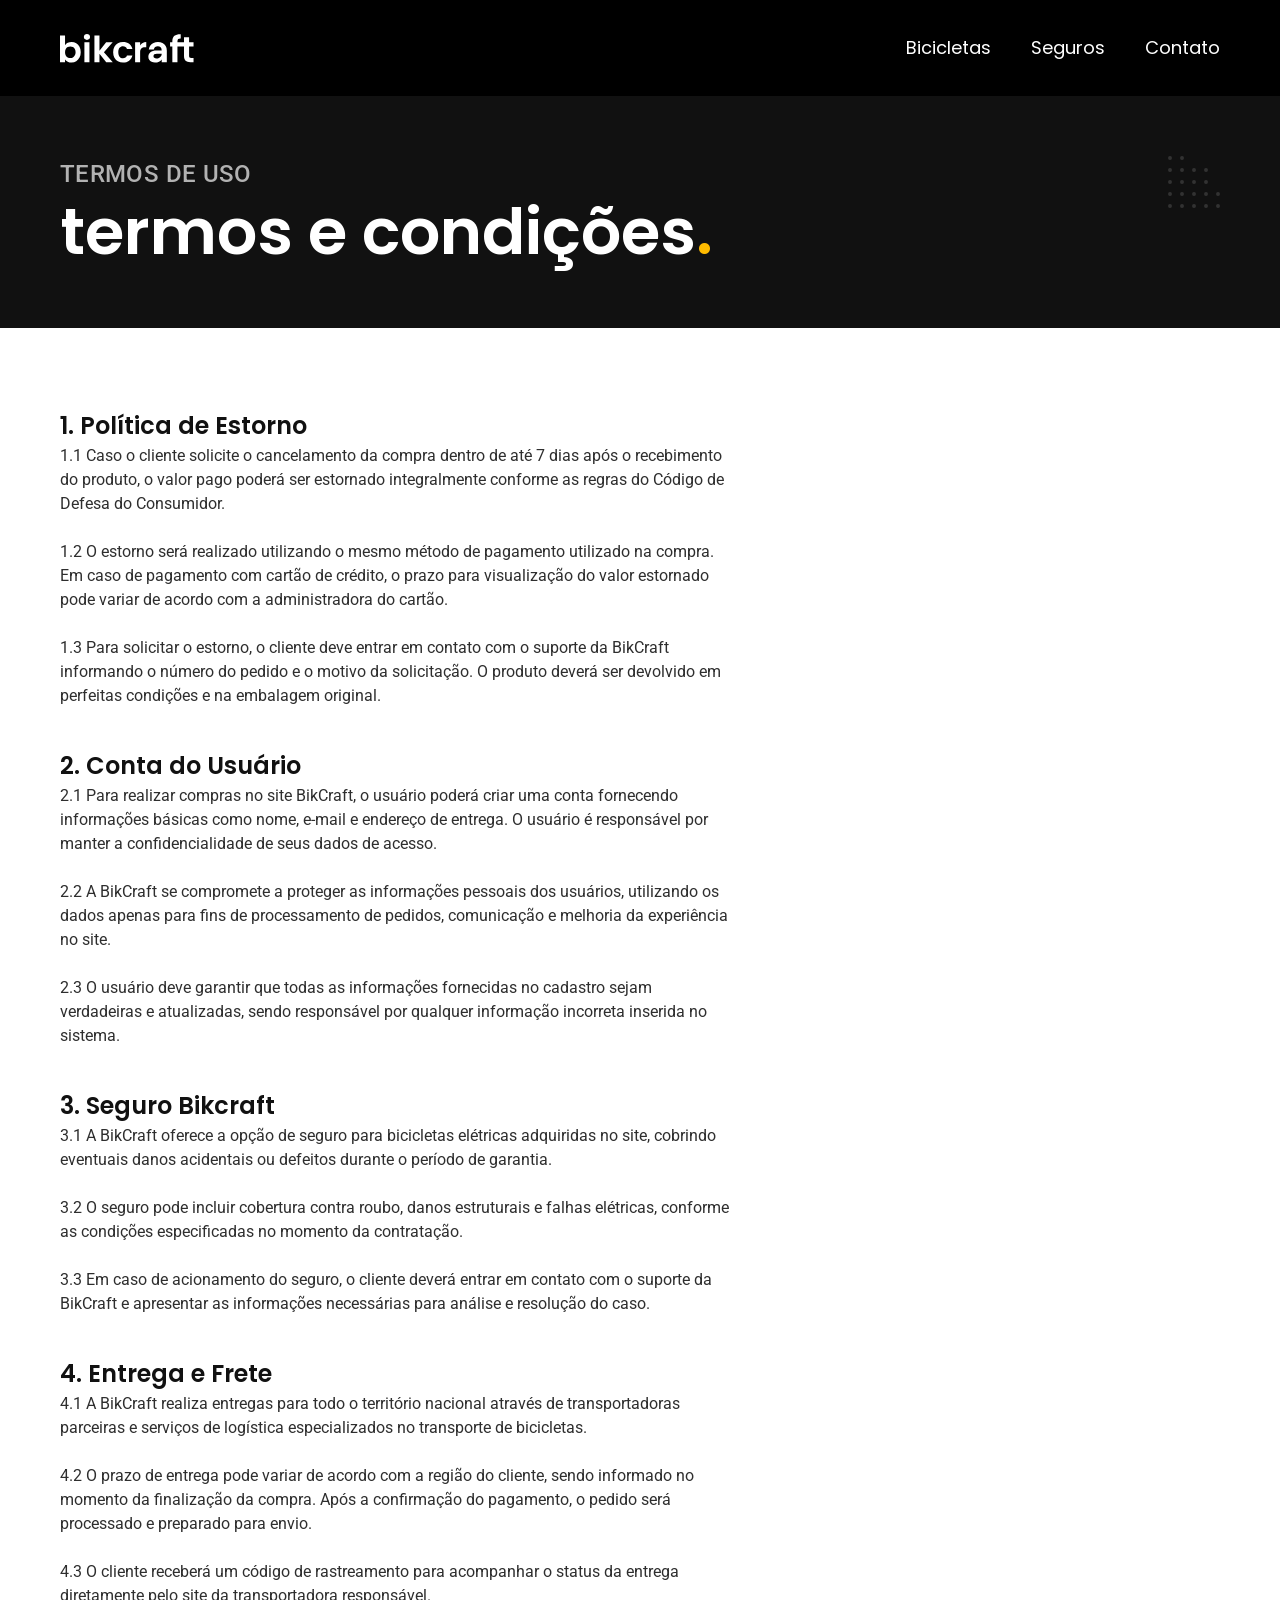
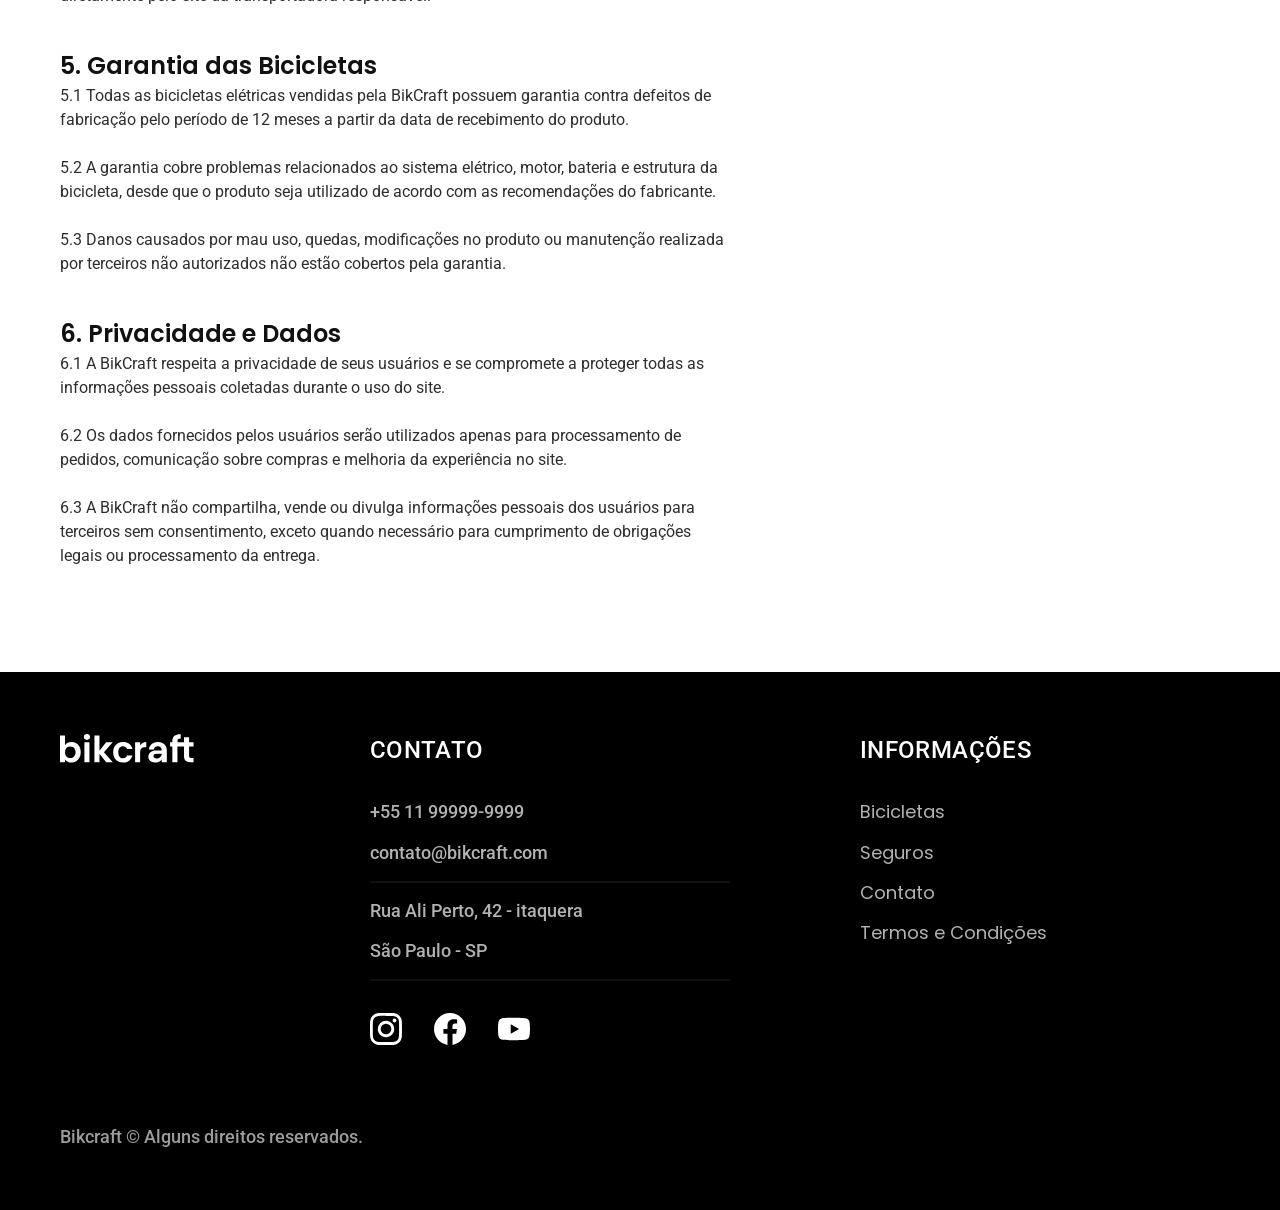
<file: termos.html>
<!doctype html>
<html lang="pt-br">
  <head>
    <meta charset="UTF-8" />
    <meta name="viewport" content="width=device-width, initial-scale=1.0" />
    <title>Termos e condições | BikCraft</title>
    <meta name="description" content="Termos e condições" />

    <link rel="shortcut icon" href="./favicon.svg " type="image/x-icon" />
    <link rel="preload" href="./css/style.min.css" as="style" />
    <link rel="stylesheet" href="./css/style.min.css" />

    <script>
      document.documentElement.classList.add("js");
    </script>

    <link rel="preconnect" href="https://fonts.googleapis.com" />
    <link rel="preconnect" href="https://fonts.gstatic.com" crossorigin />
    <link
      href="https://fonts.googleapis.com/css2?family=Merriweather:ital,wght@1,900&family=Poppins:wght@400;600&family=Roboto:wght@400;500&display=swap"
      rel="stylesheet"
    />
  </head>
  <body id="termos">
    <header class="header-bg">
      <div class="header container">
        <a href="./">
          <img
            src="./img/bikcraft.svg"
            width="136"
            height="32"
            alt="bikcraft"
          />
        </a>
        <nav aria-label="primaria"></nav>
        <ul class="header-menu font-1-m cor-0">
          <li><a href="./bicicletas.html">Bicicletas</a></li>
          <li><a href="./seguros.html">Seguros</a></li>
          <li><a href="./contato.html">Contato</a></li>
        </ul>
      </div>
    </header>

    <main>
      <div class="titulo-bg">
        <div class="titulo container fadeInLeft" data-anime="200">
          <p class="font-2-l-b cor-5">termos de uso</p>
          <h1 class="font-1-xxl cor-0">
            termos e condições<span class="cor-p1">.</span>
          </h1>
        </div>
      </div>
      <div class="termos font-2-s cor-10 container">
        <h2 class="font-1-l cor-11">1. Política de Estorno</h2>
        <p>
          1.1 Caso o cliente solicite o cancelamento da compra dentro de até 7
          dias após o recebimento do produto, o valor pago poderá ser estornado
          integralmente conforme as regras do Código de Defesa do Consumidor.
        </p>
        <p>
          1.2 O estorno será realizado utilizando o mesmo método de pagamento
          utilizado na compra. Em caso de pagamento com cartão de crédito, o
          prazo para visualização do valor estornado pode variar de acordo com a
          administradora do cartão.
        </p>
        <p>
          1.3 Para solicitar o estorno, o cliente deve entrar em contato com o
          suporte da BikCraft informando o número do pedido e o motivo da
          solicitação. O produto deverá ser devolvido em perfeitas condições e
          na embalagem original.
        </p>
        <h2 class="font-1-l cor-11">2. Conta do Usuário</h2>
        <p>
          2.1 Para realizar compras no site BikCraft, o usuário poderá criar uma
          conta fornecendo informações básicas como nome, e-mail e endereço de
          entrega. O usuário é responsável por manter a confidencialidade de
          seus dados de acesso.
        </p>
        <p>
          2.2 A BikCraft se compromete a proteger as informações pessoais dos
          usuários, utilizando os dados apenas para fins de processamento de
          pedidos, comunicação e melhoria da experiência no site.
        </p>
        <p>
          2.3 O usuário deve garantir que todas as informações fornecidas no
          cadastro sejam verdadeiras e atualizadas, sendo responsável por
          qualquer informação incorreta inserida no sistema.
        </p>
        <h2 class="font-1-l cor-11">3. Seguro Bikcraft</h2>
        <p>
          3.1 A BikCraft oferece a opção de seguro para bicicletas elétricas
          adquiridas no site, cobrindo eventuais danos acidentais ou defeitos
          durante o período de garantia.
        </p>
        <p>
          3.2 O seguro pode incluir cobertura contra roubo, danos estruturais e
          falhas elétricas, conforme as condições especificadas no momento da
          contratação.
        </p>
        <p>
          3.3 Em caso de acionamento do seguro, o cliente deverá entrar em
          contato com o suporte da BikCraft e apresentar as informações
          necessárias para análise e resolução do caso.
        </p>
        <h2 class="font-1-l cor-11">4. Entrega e Frete</h2>
        <p>
          4.1 A BikCraft realiza entregas para todo o território nacional
          através de transportadoras parceiras e serviços de logística
          especializados no transporte de bicicletas.
        </p>
        <p>
          4.2 O prazo de entrega pode variar de acordo com a região do cliente,
          sendo informado no momento da finalização da compra. Após a
          confirmação do pagamento, o pedido será processado e preparado para
          envio.
        </p>
        <p>
          4.3 O cliente receberá um código de rastreamento para acompanhar o
          status da entrega diretamente pelo site da transportadora responsável.
        </p>
        <h2 class="font-1-l cor-11">5. Garantia das Bicicletas</h2>
        <p>
          5.1 Todas as bicicletas elétricas vendidas pela BikCraft possuem
          garantia contra defeitos de fabricação pelo período de 12 meses a
          partir da data de recebimento do produto.
        </p>
        <p>
          5.2 A garantia cobre problemas relacionados ao sistema elétrico,
          motor, bateria e estrutura da bicicleta, desde que o produto seja
          utilizado de acordo com as recomendações do fabricante.
        </p>
        <p>
          5.3 Danos causados por mau uso, quedas, modificações no produto ou
          manutenção realizada por terceiros não autorizados não estão cobertos
          pela garantia.
        </p>
        <h2 class="font-1-l cor-11">6. Privacidade e Dados</h2>
        <p>
          6.1 A BikCraft respeita a privacidade de seus usuários e se compromete
          a proteger todas as informações pessoais coletadas durante o uso do
          site.
        </p>
        <p>
          6.2 Os dados fornecidos pelos usuários serão utilizados apenas para
          processamento de pedidos, comunicação sobre compras e melhoria da
          experiência no site.
        </p>
        <p>
          6.3 A BikCraft não compartilha, vende ou divulga informações pessoais
          dos usuários para terceiros sem consentimento, exceto quando
          necessário para cumprimento de obrigações legais ou processamento da
          entrega.
        </p>
      </div>
    </main>

    <footer class="footer-bg">
      <div class="footer container">
        <img src="./img/bikcraft.svg" width="136" height="32" alt="Bikcraft" />
        <div class="footer-contato">
          <h3 class="font-2-l-b cor-0">Contato</h3>
          <ul class="font-2-m cor-5">
            <li><a href="tel:+551199999999">+55 11 99999-9999</a></li>
            <li>
              <a href="mailto:contato@bikcraft.com">contato@bikcraft.com</a>
            </li>
            <li>Rua Ali Perto, 42 - itaquera</li>
            <li>São Paulo - SP</li>
          </ul>
          <div class="footer-redes">
            <a href="./">
              <img
                src="./img/redes/instagram.svg"
                width="32"
                height="32"
                alt="Instagram"
              />
            </a>
            <a href="./">
              <img
                src="./img/redes/facebook.svg"
                width="32"
                height="32"
                alt="Facebook"
              />
            </a>
            <a href="./">
              <img
                src="./img/redes/youtube.svg"
                width="32"
                height="32"
                alt="Youtube"
              />
            </a>
          </div>
        </div>
        <div class="footer-informacoes">
          <h3 class="font-2-l-b cor-0">Informações</h3>
          <nav>
            <ul class="font-1-m cor-5">
              <li><a href="./bicicletas.html">Bicicletas</a></li>
              <li><a href="./seguros.html">Seguros</a></li>
              <li><a href="./contato.html">Contato</a></li>
              <li><a href="./termos.html">Termos e Condições</a></li>
            </ul>
          </nav>
        </div>
        <p class="footer-copy font-2-m cor-6">
          Bikcraft © Alguns direitos reservados.
        </p>
      </div>
    </footer>
    <script src="./js/plugins/simple-anime.js"></script>
    <script src="./js/script.js"></script>
  </body>
</html>
</file>
<file: css/style.min.css>
body{font-family:Arial,Helvetica,sans-serif;margin:0;color:#111}blockquote,dd,h1,h2,h3,h4,p,ul{margin:0}ul{margin:0;padding:0;list-style:none}a{text-decoration:none;color:inherit}img{max-width:100%;height:auto;display:block}img[src$=".jpg"]{border-radius:4px}.font-1-xs{font:500 0.75rem/1.35 Poppins,sans-serif}.font-2-xs{font:400 0.875rem/1.43 Roboto,sans-serif}.font-1-s{font:400 1rem/1.5 Poppins,sans-serif}.font-2-s{font:400 1rem/1.5 Roboto,sans-serif}.font-1-m,.font-1-m-b{font:400 1.125rem/1.35 Poppins,sans-serif}.font-1-m-b{font-weight:600}.font-2-m{font:500 1.125rem/1.35 Roboto,sans-serif}.font-1-l{font:500 1.5rem/1.5 Poppins,sans-serif}.font-2-l,.font-2-l-b{font:400 1.5rem/1.5 Roboto,sans-serif}.font-2-l-b{font-weight:500;letter-spacing:.015em;text-transform:uppercase}.font-1-xl{font:600 2rem/1.25 Poppins,sans-serif}.font-2-xl{font:500 2rem/1.25 Roboto,sans-serif}.font-1-xxl{font:600 4rem/1.125 Poppins,sans-serif}@media (max-width:1200px){.font-1-xxl{font-size:3rem}.font-2-l,.font-2-l-b{font-size:1.125rem}}@media (max-width:800px){.font-1-xxl{font-size:2rem}.font-1-xl,.font-2-xl{font-size:1.5rem}}:root{--cor-0:#ffffff;--cor-1:#f7f7f7;--cor-2:#ededed;--cor-3:#dedede;--cor-4:#cccccc;--cor-5:#b2b2b2;--cor-6:#9c9c9c;--cor-7:#717171;--cor-8:#595959;--cor-9:#404040;--cor-10:#2e2e2e;--cor-11:#111111;--cor-12:#000000;--cor-p1:#ffbb00;--cor-p2:#e4a30b;--cor-p3:#a66f00;--cor-p4:#664400;--cor-p5:#332200}.cor-0{color:var(--cor-0)}.cor-1{color:var(--cor-1)}.cor-2{color:var(--cor-2)}.cor-3{color:var(--cor-3)}.cor-4{color:var(--cor-4)}.cor-5{color:var(--cor-5)}.cor-6{color:var(--cor-6)}.cor-7{color:var(--cor-7)}.cor-8{color:var(--cor-8)}.cor-9{color:var(--cor-9)}.cor-10{color:var(--cor-10)}.cor-11{color:var(--cor-11)}.cor-12{background-color:var(--cor-12)}.cor-p1{color:var(--cor-p1)}.cor-p2{color:var(--cor-p2)}.cor-p3{color:var(--cor-p3)}.cor-p4{color:var(--cor-p4)}.cor-p5{color:var(--cor-p5)}.js .fadeInDown{transform:translate3d(0,-20px,0)}.js .fadeInUp{transform:translate3d(0,20px,0)}.js .fadeInRight{transform:translate3d(20px,0,0)}.js .fadeInLeft{transform:translate3d(-20px,0,0)}.js [data-anime]{opacity:0}.js .anime{opacity:1;transform:none;transition:transform .8s,opacity .8s}.header-bg{background-color:var(--cor-12)}.header{display:flex;flex-wrap:wrap;gap:20px;justify-content:space-between;align-items:center;padding-top:20px;padding-bottom:20px}.header-menu{display:flex;flex-wrap:wrap;gap:40px}.header-menu a{display:inline-block;padding:16px 0;position:relative}.header-menu a::after{content:"";display:block;height:2px;width:0%;background:var(--cor-0);margin-top:4px;transition:.3s;position:absolute}.header-menu a.ativo::after,.header-menu a:hover:after{width:100%}@media (max-width:800px){.header-menu{gap:20px}.header-menu a{background:var(--cor-11);padding:12px 16px;border-radius:4px}.header-menu a:hover{background-color:var(--cor-10)}.header a::after{display:none}}@media (max-width:400px){.header-menu{gap:12px}.header-menu a{padding:8px 12px;font-size:14px}}.footer-bg{background-color:var(--cor-12)}.footer{display:grid;grid-template-columns:3fr 5fr 4fr;gap:40px;padding-top:60px;padding-bottom:60px}.footer h3{margin-bottom:32px}.footer-contato ul{margin-bottom:32px}.footer-contato li:nth-child(2n):after{content:"";display:block;max-width:360px;height:2px;background:var(--cor-11);margin-top:16px}.footer li{margin-bottom:16px}.footer-redes{display:flex;gap:32px}.footer a:hover{color:var(--cor-0)}.footer-copy{grid-column:1/-1;margin-top:40px}@media (max-width:800px){.footer>img{display:none}.footer{grid-template-columns:1fr 1fr}}@media (max-width:600px){.footer{grid-template-columns:1fr;gap:60px}.footer-copy{margin-top:0}}.container{box-sizing:border-box;max-width:1200px;padding-left:20px;padding-right:20px;margin-left:auto;margin-right:auto}.botao{display:inline-block;padding:16px 32px;background:linear-gradient(#ffbf00,#f2a50c);border-radius:4px;box-shadow:0 1px 2px rgba(0,0,0,.1);text-transform:uppercase;color:var(--cor-p5);font:600 1.125rem/1.35 Poppins,sans-serif;max-width:max-content;border:none;cursor:pointer}.botao:hover{background:linear-gradient(#ffb60d,#e59317)}.botao.secundario{background:var(--cor-10);color:var(--cor-2)}.botao.secundario:hover{background:var(--cor-9)}.botao.seta{display:flex;align-items:center}.botao.seta::after{content:"";display:inline-block;width:18px;height:10px;margin-left:12px;background:url(../img/icones/seta.svg);transition:transform .2s}.botao.seta:hover:after{transform:translateX(4px)}@media (max-width:600px){.botao-primario{padding:12px 16px;font-size:1rem}}.link{display:inline-block;color:var(--cor-p1);font:500 1.5rem/1.5 Poppins,sans-serif;text-transform:uppercase}.link::after{content:"";display:block;width:100%;height:4px;background-color:currentColor}.link:hover{color:var(--cor-0)}.titulo-bg{padding-top:60px;padding-bottom:60px;background-color:var(--cor-11)}.titulo{background:url("../img/dec/top-right.svg") no-repeat top right 20px}.titulo p{margin-bottom:4px}@media (max-width:800){.titulo{padding-top:40px;padding-bottom:40px}.titulo p{font-size:1rem;text-transform:lowercase;font-weight:400}}.form{display:grid;grid-template-columns:1fr 1fr;gap:20px}.form label{display:block;font:400 1rem/1.5 Poppins,sans-serif;margin-bottom:4px}.form .col-2{grid-column:span 2}.form input[type=email],.form input[type=text],.form textarea{font:400 1rem/1.5 Roboto,sans-serif;margin-bottom:4px;background:var(--cor-1);border:1px solid var(--cor-2);padding:12px;border-radius:4px;width:100%;box-sizing:border-box}.form input[type=email]:focus,.form input[type=text]:focus,.form textarea:focus{outline:0;border-color:var(--cor-p1);background:var(--cor-0);box-shadow:0 0 0 2px #fea}@media (max-width:600px){.form{grid-template-columns:1fr}.form .col-2{grid-column:1}}.introducao-bg{background:var(--cor-12) url("../img/dec/bottom-left.svg") no-repeat bottom 160px left 40px;box-shadow:inset 0 -120px var(--cor-0)}.introducao{display:grid;grid-template-columns:1fr 1fr;gap:0 40px}.intrdocao-conteudo{align-self:end;padding-bottom:200px}.introducao img{width:100%;height:100%;object-fit:cover;border-radius:4px}.introducao h1{margin-bottom:32px}.introducao p{margin-bottom:20px}@media (max-width:800px){.introducao-bg{background:var(--cor-11);padding-top:40px;box-shadow:inset 0 -60px var(--cor-0)}.introducao{grid-template-columns:1fr;gap:32px}.intrdocao-conteudo{padding-bottom:0}.introducao h1{margin-bottom:16px}.introducao img{height:300px;width:100%}}.tecnologia-bg{background-color:var(--cor-11);box-shadow:inset 0 80px var(--cor-0),inset 0 -80px var(--cor-0)}.tecnologia{display:grid;grid-template-columns:1fr 1fr;gap:40px}.tecnologia-imagem img{width:100%;height:100%;object-fit:cover;object-position:left}.tecnologia-conteudo{padding-top:160px;padding-bottom:160px}.tecnologia-conteudo>span{margin-bottom:20px;display:block}.tecnologia-conteudo h2{margin-bottom:32px}.tecnologia-conteudo>p{margin-bottom:20px}.tecnologia a{margin-bottom:80px}.tecnologia-vantagens{display:flex;gap:40px}.tecnologia-vantagens h3{margin-bottom:8px;width:max-content}.tecnologia-vantagens img{width:24px;margin-bottom:8px}@media (max-width:800px){.tecnologia-bg{box-shadow:initial}.tecnologia{grid-template-columns:1fr}.tecnologia-conteudo{padding-top:60px;padding-bottom:60px}.tecnologia-imagem{display:none}.tecnologia-conteudo a{margin-bottom:60px}}@media (max-width:600px){.tecnologia-vantagens{flex-direction:column}}.parceiros{padding-top:60px;padding-bottom:120px}.parceiros h2{margin-bottom:60px}.parceiros ul{padding:0 20px;max-width:1400px;display:grid;grid-template-columns:repeat(4,1fr);margin:0 auto}.parceiros li{display:flex;padding:32px;border-left:solid 2px var(--cor-2)}.parceiros img{margin:auto}.parceiros li:first-child,.parceiros li:nth-child(5){border-left:none}.parceiros li:nth-child(n+5){border-top:2px solid var(--cor-2)}@media (max-width:800px){.parceiros{padding-bottom:60px}.parceiros li{display:flex;padding:20px}.parceiros h2{margin-bottom:20px}.parceiros ul{grid-template-columns:repeat(2,1fr)}.parceiros li:nth-child(n+3){border-top:2px solid var(--cor-2)}.parceiros li:nth-child(odd){border-left:none}}.depoimento{display:grid;grid-template-columns:1fr 1fr;background-color:var(--cor-p1);overflow:hidden}.depoimento img{width:100%;height:100%;object-fit:cover;border-radius:0}.depoimento-conteudo{padding:40px 40px 80px 80px;align-self:end;background:url("../img/dec/bottom-right-p.svg") no-repeat bottom 40px right 40px}.depoimento-conteudo p{max-width:32ch;font-family:Merriweather,serif;font-style:italic;font-weight:900;margin-bottom:32px;position:relative}.depoimento p::after,.depoimento p::before{font-size:5rem;color:var(--cor-p2);position:absolute}.depoimento p::before{content:"“";left:-50px;top:-20px}.depoimento p::after{content:"”"}@media (min-width:1200px){.depoimento img{max-height:520px}}@media (max-width:800px){.depoimento{grid-template-columns:1fr;text-align:center}.depoimento img{max-height:200px}.depoimento-conteudo{padding:40px 20px;justify-self:auto}}.bicicletas-lista{padding-top:60px;padding-bottom:120px}.bicicletas-lista h2{margin-bottom:40px}.bicicletas-lista ul{display:flex;gap:40px;padding:0 20px 20px 20px;max-width:1400px;margin-left:auto;margin-right:auto;overflow-x:auto}#bicicleta .bicicletas-lista ul{padding:0 0 20px 0}.bicicletas-lista li{min-width:280px}.bicicletas-lista a{display:block}.bicicletas-lista img{margin-bottom:16px}.bicicletas-lista h3{margin-bottom:8px;display:flex;align-items:center}.bicicletas-lista h3::before{content:"";display:inline-block;height:8px;width:12px;margin-right:8px;background-color:var(--cor-p1);transition:width .3s}.bicicletas-lista a:hover h3::before{width:24px}.bicicletas-lista li span{padding-left:20px}@media (max-width:800px){.bicicletas-lista{padding-bottom:60px}.bicicletas-lista ul{gap:20px}}.bicicletas-bg{background:linear-gradient(to right,var(--cor-0) 30%,var(--cor-11) 0)}.bicicletas{display:grid;grid-template-columns:1fr 1fr;gap:40px;padding-top:60px;padding-bottom:60px;background:url("../img/dec/top-right.svg") no-repeat top 40px right 40px}.bicicletas-imagem{display:grid}.bicicletas-imagem img{grid-area:1/1}.bicicletas-imagem span{grid-area:1/1;place-self:start end;margin-top:20px;background:var(--cor-12);display:inline-block;padding:8px 16px 8px 8px;border-radius:4px 0 0 4px}.bicicletas-conteudo{display:grid;grid-template-columns:1fr auto;align-content:start}.bicicletas h2,.bicicletas p{grid-column:1/-1}.bicicletas h2{margin-bottom:20px}.bicicletas h2::before{content:"";display:block;width:12px;height:8px;background-color:var(--cor-p1);margin-bottom:8px}.bicicletas p{margin-bottom:32px}.bicicletas a{place-self:end}.bicicletas li{display:flex;align-items:center}.bicicletas ul{display:grid;gap:16px}.bicicletas-conteudo img{width:24px;margin-right:8px}@media (max-width:800px){.bicicletas-bg{background:var(--cor-11)}.bicicletas{grid-template-columns:1fr;gap:20px;padding-top:40px;padding-bottom:40px}}@media (max-width:600px){.bicicletas-conteudo{grid-template-columns:1fr}.bicicletas ul{font-size:1rem;grid-template-columns:1fr 1fr;margin-bottom:32px}.bicicletas a{place-self:start}}.bicicleta{display:grid;grid-template-columns:1fr 1fr;align-items:start;gap:40px;padding-top:60px;padding-bottom:60px}#bicicleta .titulo p{text-transform:uppercase}.bicicleta-imagens{display:flex;flex-wrap:wrap;gap:20px}.bicicleta-imagens img{flex:1;min-width:200px}.bicicleta-imagens img:first-child{min-width:100%}.bicicleta-conteudo>p{margin-bottom:32px}.bicicleta-comprar{display:grid;grid-template-columns:max-content auto;align-items:center;justify-items:start;gap:8px 12px;margin-bottom:40px}.bicicleta-comprar a{grid-row:span 2}.bicicleta-comprar span{display:flex;align-items:center;background-color:var(--cor-12);gap:8px;padding:4px 8px;border-radius:4px}.bicicleta-conteudo h2{text-transform:uppercase;letter-spacing:.015em;margin-bottom:12px}.bicicleta-ficha,.bicicleta-informacoes{padding:32px;background-color:var(--cor-12);border-radius:4px}.bicicleta-informacoes{margin-bottom:40px;display:grid;grid-template-columns:1fr 1fr;gap:32px}.bicicleta-informacoes img{width:24px;margin-bottom:8px}.bicicleta-informacoes h3{margin-bottom:8px}.bicicleta-ficha li{padding:4px 0;display:flex;justify-content:space-between;border-bottom:1px solid var(--cor-11)}.bicicleta-ficha li:last-child{border-bottom:none}.bicicleta-ficha span{color:var(--cor-6)}@media (max-width:800px){.bicicleta{grid-template-columns:1fr;padding-top:40px;padding-bottom:40px}.bicicleta-imagens{grid-row:2}}@media (max-width:400px){.bicicleta-informacoes{grid-template-columns:1fr}.bicicleta-comprar{grid-template-columns:1fr}}.seguro-bg{background-color:var(--cor-11);box-shadow:inset 0 120px var(--cor-0),inset 0 -120px var(--cor-12)}.seguro{display:grid;grid-template-columns:1fr 1fr;gap:40px}.seguro-imagem img{width:100%;height:100%;object-fit:cover}.seguro-conteudo{padding-top:180px;padding-bottom:180px}.seguro h2{margin-bottom:32px}.seguro p{margin-bottom:20px}@media (max-width:800px){.seguro-bg{box-shadow:inset 0 -60px var(--cor-12)}.seguro{grid-template-columns:1fr}.seguro-imagem{height:200px}.seguro-conteudo{grid-row:1;padding-top:40px;padding-bottom:0}}.seguros-bg{background:var(--cor-11)}.seguros{padding-top:60px;padding-bottom:60px;display:grid;grid-template-columns:1fr 1fr;gap:40px;align-items:center}#seguros .seguros{padding-top:0}.seguros h2{grid-column:1/-1}.seguros-item{background:var(--cor-12);padding:32px 32px 32px 60px;display:grid;grid-template-columns:1fr auto;border-radius:4px}.seguros-item h3{margin-bottom:40px}.seguros-item span{grid-column:2;display:block;text-align:right}.seguros-item ul{grid-column:1/-1;margin-bottom:32px}.seguros-item li{display:flex;align-items:center;position:relative}.seguros-item li+li{margin-top:20px}.seguros-item li::before{content:"";display:inline-block;width:13px;height:9px;background-image:url(../img/icones/lista.svg);position:absolute;left:-21px}.seguros-item a{grid-column:1/-1}@media (max-width:800px){.seguros{grid-template-columns:1fr}}.vantagens-bg{background-color:var(--cor-12);--padding:120px}.vantagens{padding-top:var(--padding);padding-bottom:var(--padding)}.vantagens h2{padding-bottom:60px}.vantagens ul{display:grid;grid-template-columns:repeat(auto-fit,minmax(280px,max-content));gap:40px 80px}.vantagens h3,.vantagens img{margin-bottom:8px}@media (max-width:800px){.vantagens-bg{--padding:60px}.vantagens h2{margin-bottom:40px}.vantagens ul{gap:20px}}.perguntas{padding-top:120px;padding-bottom:120px}.perguntas h2{margin-bottom:60px}.perguntas dl>div{padding:20px;border-radius:4px}.perguntas dl>div:nth-child(odd){background-color:var(--cor-1)}.perguntas button{display:grid;grid-template-columns:auto 1fr auto;align-items:center;gap:8px;cursor:pointer;border:none;background:0 0;width:100%;text-align:left}.perguntas button::before{content:"";display:inline-block;width:12px;height:8px;background-color:var(--cor-p1)}.perguntas button::after{content:"";display:inline-block;width:14px;height:6px;background:url(../img/icones/seta-abrir.svg);transition:.3s}.perguntas button:hover:after,.perguntas button[aria-expanded=true]::after{transform:rotate(180deg)}.js .perguntas dd{display:none}.js .perguntas dd.ativa{display:block}.perguntas dd{padding-left:20px;padding-top:16px;max-width:80ch}@media (max-width:800px){.perguntas{padding-top:60px;padding-bottom:60px}.perguntas h2{margin-bottom:40px}}#contato{background:linear-gradient(var(--cor-11) 600px,var(--cor-1) 0)}.contato{display:grid;grid-template-columns:5fr 7fr}.contato-dados,.contato-formulario{padding:60px;box-shadow:0 1px 2px rgba(0,0,0,.1)}.contato-dados{border-radius:5px 0 0 5px;background:var(--cor-12) url("../img/dec/bottom-left.svg") no-repeat bottom 20px left 20px}.contato-formulario{border-radius:0 5px 5px 0;background:var(--cor-0) url("../img/dec/bottom-right.svg") no-repeat bottom 20px right 20px}.contato-dados h2{margin-bottom:60px}.contato-endereco{margin-bottom:32px;padding-left:28px;background:url("../img/icones/local.svg") no-repeat 0 2px}.contato-endereco p{margin-bottom:8px}.contato-meios a{display:block;max-width:max-content;margin-bottom:8px;padding-left:28px}.contato a:hover{color:var(--cor-0)}.contato-meios a:first-child{background:url("../img/icones/email.svg") no-repeat 0 2px}.contato-meios a:nth-child(2){margin-bottom:32px}.contato-meios a:nth-child(3){background:url("../img/icones/telefone.svg") no-repeat 0 2px;margin-bottom:60px}.contato-redes{display:flex;gap:32px;padding-left:28px}@media (max-width:800px){.contato{grid-template-columns:1fr}.contato-dados,.contato-formulario{padding:20px}.contato-dados{border-radius:5px 5px 0 0;background:var(--cor-12)}.contato-formulario{border-radius:0 0 5px 5px}.contato-dados h2,.contato-meios a:nth-child(3){margin-bottom:32px}.contato-redes{margin-bottom:12px}}.lojas{display:grid;grid-template-columns:1fr 1fr;gap:0 40px;padding-top:120px;padding-bottom:120px}.lojas h2{grid-column:1/-1;margin-bottom:60px}.lojas img{border-radius:4px 4px 0 0}.lojas-item{border-radius:4px;background:var(--cor-0);box-shadow:0 1px 2px rgba(0,0,0,.1)}.lojas-conteudo{display:grid;grid-template-columns:1fr 1fr;gap:32px 16px;padding:32px}.lojas-conteudo h3,.lojas-tempo{grid-column:1/-1}.lojas-dados{display:grid;gap:8px;border-left:2px solid var(--cor-2);padding-left:12px}.lojas-tempo{display:flex;align-self:center;gap:8px}.lojas-tempo img{width:20px;height:20px}@media (max-width:800px){.lojas{gap:20px;padding-top:60px;padding-bottom:60px}.lojas h2{margin-bottom:32px}.lojas-conteudo{grid-template-columns:1fr}}@media (max-width:800px){.lojas{grid-template-columns:1fr}}#orcamento{background:linear-gradient(var(--cor-11) 600px,var(--cor-1) 0)}.orcamento{display:grid;grid-template-columns:5fr 7fr;padding-bottom:120px}.orcamento h2{text-transform:uppercased;position:relative;display:flex;align-items:center}.orcamento h2::before{content:"";display:inline-block;width:4px;height:8px;background-color:var(--cor-p1);position:absolute;left:-12px}.orcamento-dados,.orcamento-produto{padding:60px;box-shadow:0 1px 2px rgb(0,0,0,.1)}.orcamento-produto{border-radius:5px 0 0 5px;background:var(--cor-12) url("../img/dec/bottom-left.svg") no-repeat bottom 20px left 20px;display:grid;grid-template-columns:1fr 1fr;gap:20px;align-content:start}.orcamento-produto>*{grid-column:1/-1}.orcamento-produto>label{grid-column:initial}.orcamento-produto label{font:400 1rem/1.5 Poppins,sans-serif;color:var(--cor-4);background-color:var(--cor-10);padding:12px 16px;border-radius:4px;cursor:pointer;display:grid;grid-template-columns:auto 1fr auto;align-items:center;border:1px solid var(--cor-10);transition:.3s}.orcamento-produto input:checked+label{background:var(--cor-0);color:var(--cor-11)}.orcamento-produto label::before{content:"";display:inline-block;box-sizing:border-box;width:12px;height:12px;border:1px solid var(--cor-6);border-radius:50%;margin-right:8px}.orcamento-produto input:checked+label::before{border-color:var(--cor-7);box-shadow:inset 0 0 0 3px var(--cor-0),inset 0 0 0 6px var(--cor-7)}.orcamento-produto label:hover{background-color:var(--cor-9);border-color:var(--cor-9)}.orcamento-produto input:focus+label{box-shadow:0 0 0 2px var(--cor-p1);border-color:var(--cor-12)}.orcamento-produto label span{display:none}.orcamento-produto input:checked+label span{display:inline-block}.orcamento-produto input{opacity:0;position:absolute;pointer-events:none}.orcamento-dados{border-radius:0 5px 5px 0;background:var(--cor-0) url("../img/dec/bottom-right.svg") no-repeat bottom 20px right 20px}.orcamento-conteudo{display:none}.orcamento-conteudo h2,.orcamento-dados h2:nth-of-type(n+2){margin-top:20px}#bikcraft:checked~#orcamento-bikcraft,#seguro:checked~#orcamento-seguro{display:grid;gap:20px}.orcamento-detalhes{display:none;background:var(--cor-0);padding:20px;grid-template-columns:1fr 1fr;border-radius:4px;align-items:center}.orcamento-detalhes li{display:flex;align-items:center;margin-bottom:8px}.orcamento-detalhes li img{width:16px;margin-right:8px}.orcamento-produto input:checked+label+.orcamento-detalhes{display:grid}@media (max-width:1200px){.orcamento-dados,.orcamento-produto{padding:32px}}@media (max-width:800px){.orcamento{grid-template-columns:1fr}.orcamento-produto{border-radius:5px 5px 0 0;background:var(--cor-12)}.orcamento-dados{border-radius:0 0 5px 5px}}@media (max-width:400px){.orcamento-produto{grid-template-columns:1fr}}.termos{padding-top:80px;padding-bottom:80px}.termos h2{font-weight:600}.termos p+h2{margin-top:40px}.termos p{max-width:75ch;margin-bottom:24px}
</file>
